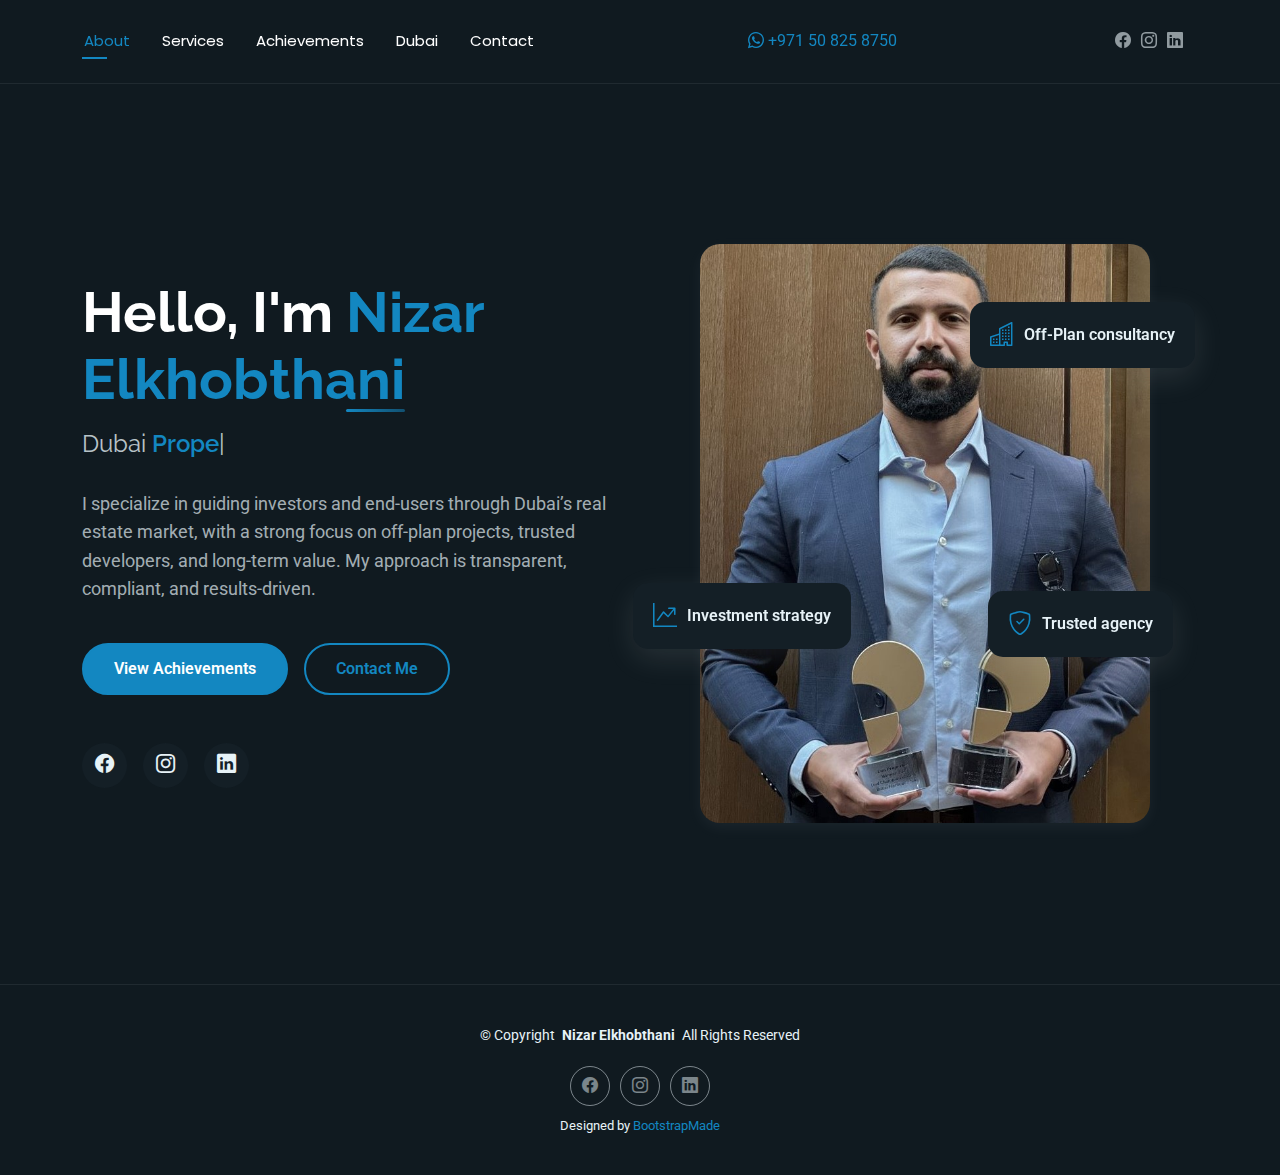
<file: index.html>
<!DOCTYPE html>
<html lang="en">

<head>
  <meta charset="utf-8">
  <meta content="width=device-width, initial-scale=1.0" name="viewport">
  <title>Nizar Elkhobthani Property Consultant</title>
  <meta name="description" content="Dubai property consultant specializing in off-plan investments and strategic real estate opportunities. RERA-certified guidance for investors and end-users.">
  <meta name="keywords" content="Dubai property consultant, Dubai real estate, off-plan properties Dubai, real estate investment Dubai, RERA certified agent, Dubai property advisor">

  <!-- Favicons -->
  <link href="assets/img/favicon.png" rel="icon">
  <link href="assets/img/apple-touch-icon.png" rel="apple-touch-icon">

  <!-- Fonts -->
  <link href="https://fonts.googleapis.com" rel="preconnect">
  <link href="https://fonts.gstatic.com" rel="preconnect" crossorigin>
  <link href="https://fonts.googleapis.com/css2?family=Roboto:ital,wght@0,100;0,300;0,400;0,500;0,700;0,900;1,100;1,300;1,400;1,500;1,700;1,900&family=Poppins:ital,wght@0,100;0,200;0,300;0,400;0,500;0,600;0,700;0,800;0,900;1,100;1,200;1,300;1,400;1,500;1,600;1,700;1,800;1,900&family=Raleway:ital,wght@0,100;0,200;0,300;0,400;0,500;0,600;0,700;0,800;0,900;1,100;1,200;1,300;1,400;1,500;1,600;1,700;1,800;1,900&display=swap" rel="stylesheet">

  <!-- Vendor CSS Files -->
  <link href="assets/vendor/bootstrap/css/bootstrap.min.css" rel="stylesheet">
  <link href="assets/vendor/bootstrap-icons/bootstrap-icons.css" rel="stylesheet">
  <link href="assets/vendor/aos/aos.css" rel="stylesheet">
  <link href="assets/vendor/swiper/swiper-bundle.min.css" rel="stylesheet">
  <link href="assets/vendor/glightbox/css/glightbox.min.css" rel="stylesheet">

  <!-- Main CSS File -->
  <link href="assets/css/main.css" rel="stylesheet">

 </head>

<body class="index-page">

  <header id="header" class="header d-flex align-items-center light-background sticky-top">
    <div class="container position-relative d-flex align-items-center justify-content-between">

      <!-- <a href="index.html" class="logo d-flex align-items-center me-auto me-xl-0">
      <img src="assets/img/logo.webp" alt="">
      <h1 class="sitename">FolioOne</h1> 
    </a> -->

      <nav id="navmenu" class="navmenu">
        <ul>
          <li><a href="index.html" class="active">About</a></li>
          <li><a href="services.html">Services</a></li>
          <li><a href="portfolio.html">Achievements</a></li>
          <li><a href="dubai.html">Dubai</a></li>
          <li><a href="contact.html">Contact</a></li>
        </ul>
        <i class="mobile-nav-toggle d-xl-none bi bi-list"></i>
      </nav>
      <a class="btn-whatsapp" href="https://wa.me/971508258750" target="_blank">
        <i class="bi bi-whatsapp"></i> +971 50 825 8750
      </a>

      <div class="header-social-links">
        <a href="https://www.facebook.com/nizar.khabthani.7" target="_blank" class="facebook"><i class="bi bi-facebook"></i></a>
        <a href="https://www.instagram.com/nizar_realtor/" target="_blank" class="instagram"><i class="bi bi-instagram"></i></a>
        <a href="https://www.linkedin.com/in/nizar-elkhobthani/" target="_blank" class="linkedin"><i class="bi bi-linkedin"></i></a>
      </div>

    </div>
  </header>

  <main class="main">

    <!-- Hero Section -->
    <section id="hero" class="hero section">

      <div class="container" data-aos="fade-up" data-aos-delay="100">

        <div class="row gy-4 align-items-center">
          <div class="col-lg-6 order-2 order-lg-1">
            <div class="hero-content">
              <h1 data-aos="fade-up" data-aos-delay="200">Hello, I'm <span class="highlight">Nizar Elkhobthani</span></h1>
              <h2 data-aos="fade-up" data-aos-delay="300">Dubai <span class="typed" data-typed-items="Property Consultant, Real Estate Advisor, Off-Plan Investment Specialist"></span></h2>
              <p data-aos="fade-up" data-aos-delay="400">  I specialize in guiding investors and end-users through Dubai’s real estate market, with a strong focus on off-plan projects, trusted developers, and long-term value. My approach is transparent, compliant, and results-driven.</p>
              <div class="hero-actions" data-aos="fade-up" data-aos-delay="500">
                <a href="portfolio.html" class="btn btn-primary">View Achievements</a>
                <a href="contact.html" class="btn btn-outline">Contact Me</a>
              </div>
              <div class="social-links" data-aos="fade-up" data-aos-delay="600">
                <a href="https://www.facebook.com/nizar.khabthani.7" target="_blank"><i class="bi bi-facebook"></i></a>
                <a href="https://www.instagram.com/nizar_realtor/" target="_blank"><i class="bi bi-instagram"></i></a>
                <a href="https://www.linkedin.com/in/nizar-elkhobthani/" target="_blank"><i class="bi bi-linkedin"></i></a>
              </div>
            </div>
          </div>
          <div class="col-lg-6 order-1 order-lg-2">
            <div class="hero-image" data-aos="zoom-in" data-aos-delay="300">
              <div class="image-wrapper">
                <img src="assets/img/profile/IMG_2250copy2.jpg" alt="Sarah Mitchell" class="img-fluid">
                <div class="floating-elements">
                  <div class="floating-card design" data-aos="fade-left" data-aos-delay="700">
                    <i class="bi bi-buildings"></i>
                    <span>Off-Plan consultancy</span>
                  </div>
                  <div class="floating-card code" data-aos="fade-right" data-aos-delay="800">
                    <i class="bi bi-graph-up-arrow"></i>
                    <span>Investment strategy</span>
                  </div>
                  <div class="floating-card creativity" data-aos="fade-up" data-aos-delay="900">
                    <i class="bi bi-shield-check"></i>
                    <span>Trusted agency</span>
                  </div>
                </div>
              </div>
            </div>
          </div>
        </div>

      </div>

    </section><!-- /Hero Section -->

  </main>

  <footer id="footer" class="footer">

    <div class="container">
      <div class="copyright text-center ">
        <p>© <span>Copyright</span> <strong class="px-1 sitename">Nizar Elkhobthani</strong> <span>All Rights Reserved<br></span></p>
      </div>
      <div class="social-links d-flex justify-content-center">
        <a href="https://www.facebook.com/nizar.khabthani.7" target="_blank"><i class="bi bi-facebook"></i></a>
        <a href="https://www.instagram.com/nizar_realtor/" target="_blank"><i class="bi bi-instagram"></i></a>
        <a href="https://www.linkedin.com/in/nizar-elkhobthani/" target="_blank"><i class="bi bi-linkedin"></i></a>
      </div>
      <div class="credits">
        <!-- All the links in the footer should remain intact. -->
        <!-- You can delete the links only if you've purchased the pro version. -->
        <!-- Licensing information: https://bootstrapmade.com/license/ -->
        <!-- Purchase the pro version with working PHP/AJAX contact form: [buy-url] -->
        Designed by <a href="https://bootstrapmade.com/">BootstrapMade</a>
      </div>
    </div>

  </footer>

  <!-- Scroll Top -->
  <a href="#" id="scroll-top" class="scroll-top d-flex align-items-center justify-content-center"><i class="bi bi-arrow-up-short"></i></a>

  <!-- Preloader -->
  <div id="preloader"></div>

  <!-- Vendor JS Files -->
  <script src="assets/vendor/bootstrap/js/bootstrap.bundle.min.js"></script>
  <script src="assets/vendor/php-email-form/validate.js"></script>
  <script src="assets/vendor/aos/aos.js"></script>
  <script src="assets/vendor/typed.js/typed.umd.js"></script>
  <script src="assets/vendor/waypoints/noframework.waypoints.js"></script>
  <script src="assets/vendor/purecounter/purecounter_vanilla.js"></script>
  <script src="assets/vendor/swiper/swiper-bundle.min.js"></script>
  <script src="assets/vendor/imagesloaded/imagesloaded.pkgd.min.js"></script>
  <script src="assets/vendor/isotope-layout/isotope.pkgd.min.js"></script>
  <script src="assets/vendor/glightbox/js/glightbox.min.js"></script>

  <!-- Main JS File -->
  <script src="assets/js/main.js"></script>

</body>

</html>
</file>
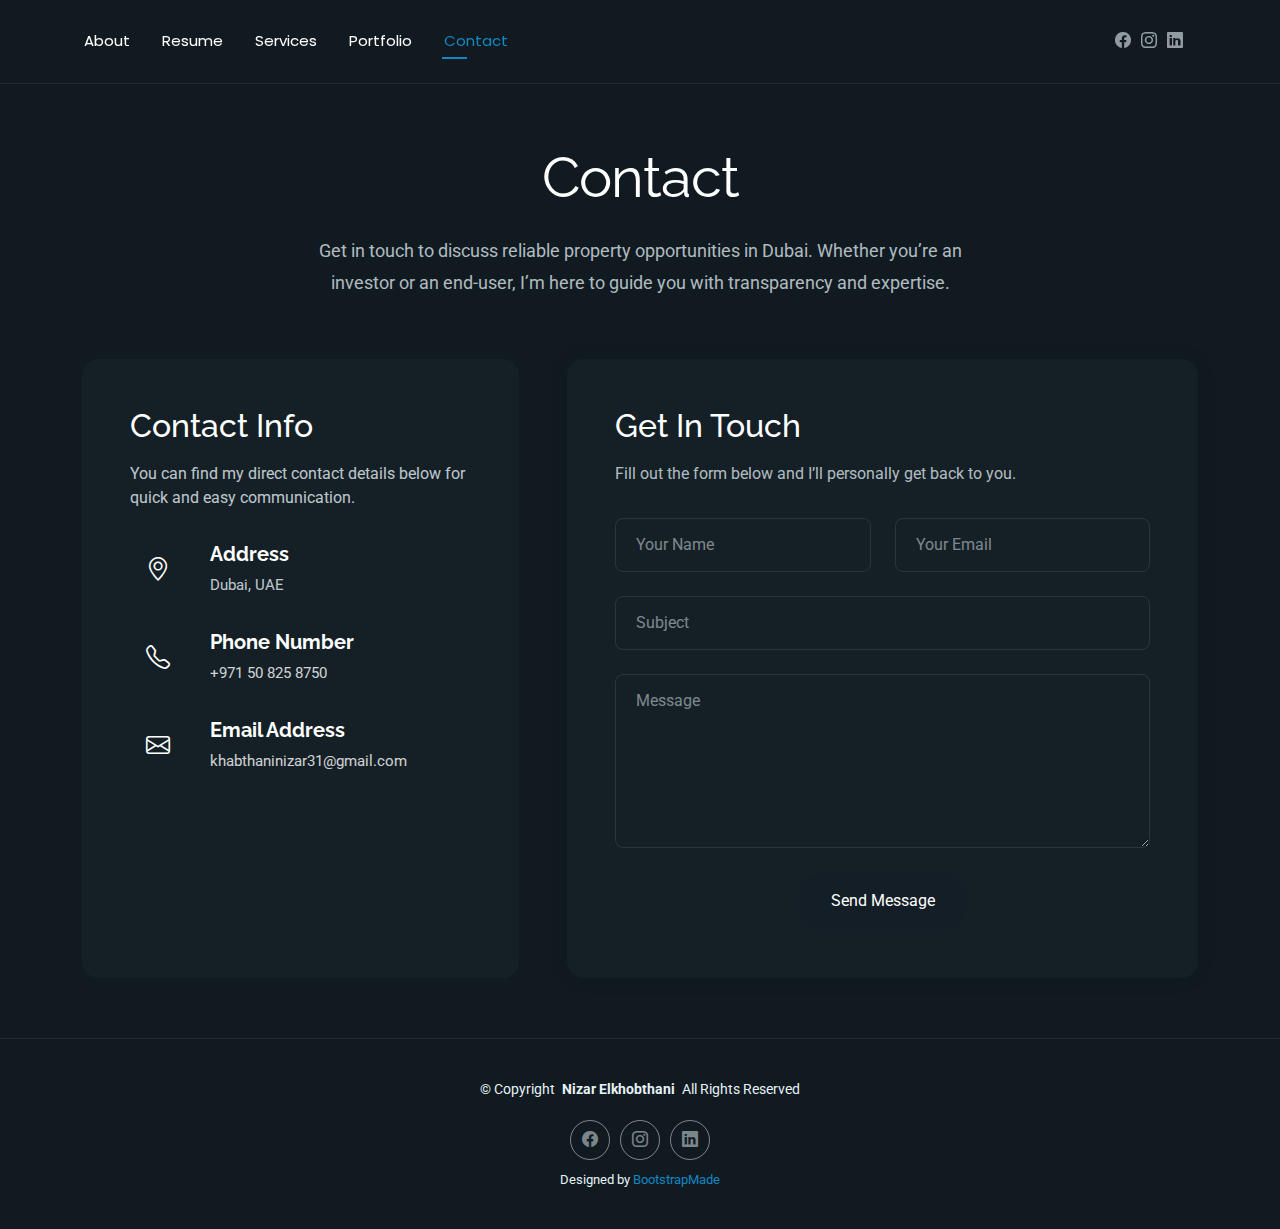
<file: contact.html>
<!DOCTYPE html>
<html lang="en">

<head>
  <meta charset="utf-8">
  <meta content="width=device-width, initial-scale=1.0" name="viewport">
  <title>Contact - Nizar Elkhobthani</title>
  <meta name="description" content="Contact Nizar Elkhobthani, a Dubai property consultant specializing in off-plan properties and real estate investment opportunities.">
  <meta name="keywords" content="Dubai property consultant, Dubai real estate, off-plan properties Dubai, real estate investment Dubai, RERA certified agent, Dubai property advisor">

  <!-- Favicons -->
  <link href="assets/img/favicon.png" rel="icon">
  <link href="assets/img/apple-touch-icon.png" rel="apple-touch-icon">

  <!-- Fonts -->
  <link href="https://fonts.googleapis.com" rel="preconnect">
  <link href="https://fonts.gstatic.com" rel="preconnect" crossorigin>
  <link href="https://fonts.googleapis.com/css2?family=Roboto:ital,wght@0,100;0,300;0,400;0,500;0,700;0,900;1,100;1,300;1,400;1,500;1,700;1,900&family=Poppins:ital,wght@0,100;0,200;0,300;0,400;0,500;0,600;0,700;0,800;0,900;1,100;1,200;1,300;1,400;1,500;1,600;1,700;1,800;1,900&family=Raleway:ital,wght@0,100;0,200;0,300;0,400;0,500;0,600;0,700;0,800;0,900;1,100;1,200;1,300;1,400;1,500;1,600;1,700;1,800;1,900&display=swap" rel="stylesheet">

  <!-- Vendor CSS Files -->
  <link href="assets/vendor/bootstrap/css/bootstrap.min.css" rel="stylesheet">
  <link href="assets/vendor/bootstrap-icons/bootstrap-icons.css" rel="stylesheet">
  <link href="assets/vendor/aos/aos.css" rel="stylesheet">
  <link href="assets/vendor/swiper/swiper-bundle.min.css" rel="stylesheet">
  <link href="assets/vendor/glightbox/css/glightbox.min.css" rel="stylesheet">

  <!-- Main CSS File -->
  <link href="assets/css/main.css" rel="stylesheet">

  </head>

<body class="contact-page">

  <header id="header" class="header d-flex align-items-center light-background sticky-top">
    <div class="container position-relative d-flex align-items-center justify-content-between">

      <!-- <a href="index.html" class="logo d-flex align-items-center me-auto me-xl-0">
      <img src="assets/img/logo.webp" alt="">
      <h1 class="sitename">FolioOne</h1> 
    </a> -->

      <nav id="navmenu" class="navmenu">
        <ul>
          <li><a href="index.html">About</a></li>
          <li><a href="resume.html">Resume</a></li>
          <li><a href="services.html">Services</a></li>
          <li><a href="portfolio.html">Portfolio</a></li>
          
          <li><a href="contact.html" class="active">Contact</a></li>
        </ul>
        <i class="mobile-nav-toggle d-xl-none bi bi-list"></i>
      </nav>

      <div class="header-social-links">
        <a href="https://www.facebook.com/nizar.khabthani.7" target="_blank" class="facebook"><i class="bi bi-facebook"></i></a>
        <a href="https://www.instagram.com/nizar_realtor/" target="_blank" class="instagram"><i class="bi bi-instagram"></i></a>
        <a href="https://www.linkedin.com/in/nizar-elkhobthani/" target="_blank" class="linkedin"><i class="bi bi-linkedin"></i></a>
      </div>

    </div>
  </header>

  <main class="main">

    <!-- Contact Section -->
    <section id="contact" class="contact section">

      <!-- Section Title -->
      <div class="container section-title" data-aos="fade-up">
        <h2>Contact</h2>
        <p>Get in touch to discuss reliable property opportunities in Dubai. Whether you’re an investor or an end-user, I’m here to guide you with transparency and expertise.</p>
      </div><!-- End Section Title -->

      <div class="container" data-aos="fade-up" data-aos-delay="100">

        <div class="row g-4 g-lg-5">
          <div class="col-lg-5">
            <div class="info-box" data-aos="fade-up" data-aos-delay="200">
              <h3>Contact Info</h3>
              <p>You can find my direct contact details below for quick and easy communication.</p>

              <div class="info-item" data-aos="fade-up" data-aos-delay="300">
                <div class="icon-box">
                  <i class="bi bi-geo-alt"></i>
                </div>
                <div class="content">
                  <h4>Address</h4>
                  <p>Dubai, UAE</p>
                </div>
              </div>

              <div class="info-item" data-aos="fade-up" data-aos-delay="400">
                <div class="icon-box">
                  <i class="bi bi-telephone"></i>
                </div>
                <div class="content">
                  <h4>Phone Number</h4>
                  <p><a href="https://wa.me/971508258750" target="_blank">+971 50 825 8750</a></p>
                </div>
              </div>

              <div class="info-item" data-aos="fade-up" data-aos-delay="500">
                <div class="icon-box">
                  <i class="bi bi-envelope"></i>
                </div>
                <div class="content">
                  <h4>Email Address</h4>
                  <p><a href="https://mail.google.com/mail/?view=cm&fs=1&to=khabthaninizar31@gmail.com" target="_blank">khabthaninizar31@gmail.com</a></p>
                </div>
              </div>
            </div>
          </div>

          <div class="col-lg-7">
            <div class="contact-form" data-aos="fade-up" data-aos-delay="300">
              <h3>Get In Touch</h3>
              <p>Fill out the form below and I’ll personally get back to you.</p>

              <form action="forms/contact.php" method="post" class="php-email-form" data-aos="fade-up" data-aos-delay="200">
                <div class="row gy-4">

                  <div class="col-md-6">
                    <input type="text" name="name" class="form-control" placeholder="Your Name" required="">
                  </div>

                  <div class="col-md-6 ">
                    <input type="email" class="form-control" name="email" placeholder="Your Email" required="">
                  </div>

                  <div class="col-12">
                    <input type="text" class="form-control" name="subject" placeholder="Subject" required="">
                  </div>

                  <div class="col-12">
                    <textarea class="form-control" name="message" rows="6" placeholder="Message" required=""></textarea>
                  </div>

                  <div class="col-12 text-center">
                    <div class="loading">Loading</div>
                    <div class="error-message"></div>
                    <div class="sent-message">Your message has been sent. Thank you!</div>

                    <button type="submit" class="btn">Send Message</button>
                  </div>

                </div>
              </form>

            </div>
          </div>

        </div>

      </div>

    </section><!-- /Contact Section -->

  </main>

  <footer id="footer" class="footer">

    <div class="container">
      <div class="copyright text-center ">
        <p>© <span>Copyright</span> <strong class="px-1 sitename">Nizar Elkhobthani</strong> <span>All Rights Reserved<br></span></p>
      </div>
      <div class="social-links d-flex justify-content-center">
        <a href="https://www.facebook.com/nizar.khabthani.7" target="_blank"><i class="bi bi-facebook"></i></a>
        <a href="https://www.instagram.com/nizar_realtor/" target="_blank"><i class="bi bi-instagram"></i></a>
        <a href="https://www.linkedin.com/in/nizar-elkhobthani/" target="_blank"><i class="bi bi-linkedin"></i></a>
      </div>
      <div class="credits">
        <!-- All the links in the footer should remain intact. -->
        <!-- You can delete the links only if you've purchased the pro version. -->
        <!-- Licensing information: https://bootstrapmade.com/license/ -->
        <!-- Purchase the pro version with working PHP/AJAX contact form: [buy-url] -->
        Designed by <a href="https://bootstrapmade.com/">BootstrapMade</a>
      </div>
    </div>

  </footer>

  <!-- Scroll Top -->
  <a href="#" id="scroll-top" class="scroll-top d-flex align-items-center justify-content-center"><i class="bi bi-arrow-up-short"></i></a>

  <!-- Preloader -->
  <div id="preloader"></div>

  <!-- Vendor JS Files -->
  <script src="assets/vendor/bootstrap/js/bootstrap.bundle.min.js"></script>
  <script src="assets/vendor/php-email-form/validate.js"></script>
  <script src="assets/vendor/aos/aos.js"></script>
  <script src="assets/vendor/typed.js/typed.umd.js"></script>
  <script src="assets/vendor/waypoints/noframework.waypoints.js"></script>
  <script src="assets/vendor/purecounter/purecounter_vanilla.js"></script>
  <script src="assets/vendor/swiper/swiper-bundle.min.js"></script>
  <script src="assets/vendor/imagesloaded/imagesloaded.pkgd.min.js"></script>
  <script src="assets/vendor/isotope-layout/isotope.pkgd.min.js"></script>
  <script src="assets/vendor/glightbox/js/glightbox.min.js"></script>

  <!-- Main JS File -->
  <script src="assets/js/main.js"></script>

</body>

</html>
</file>
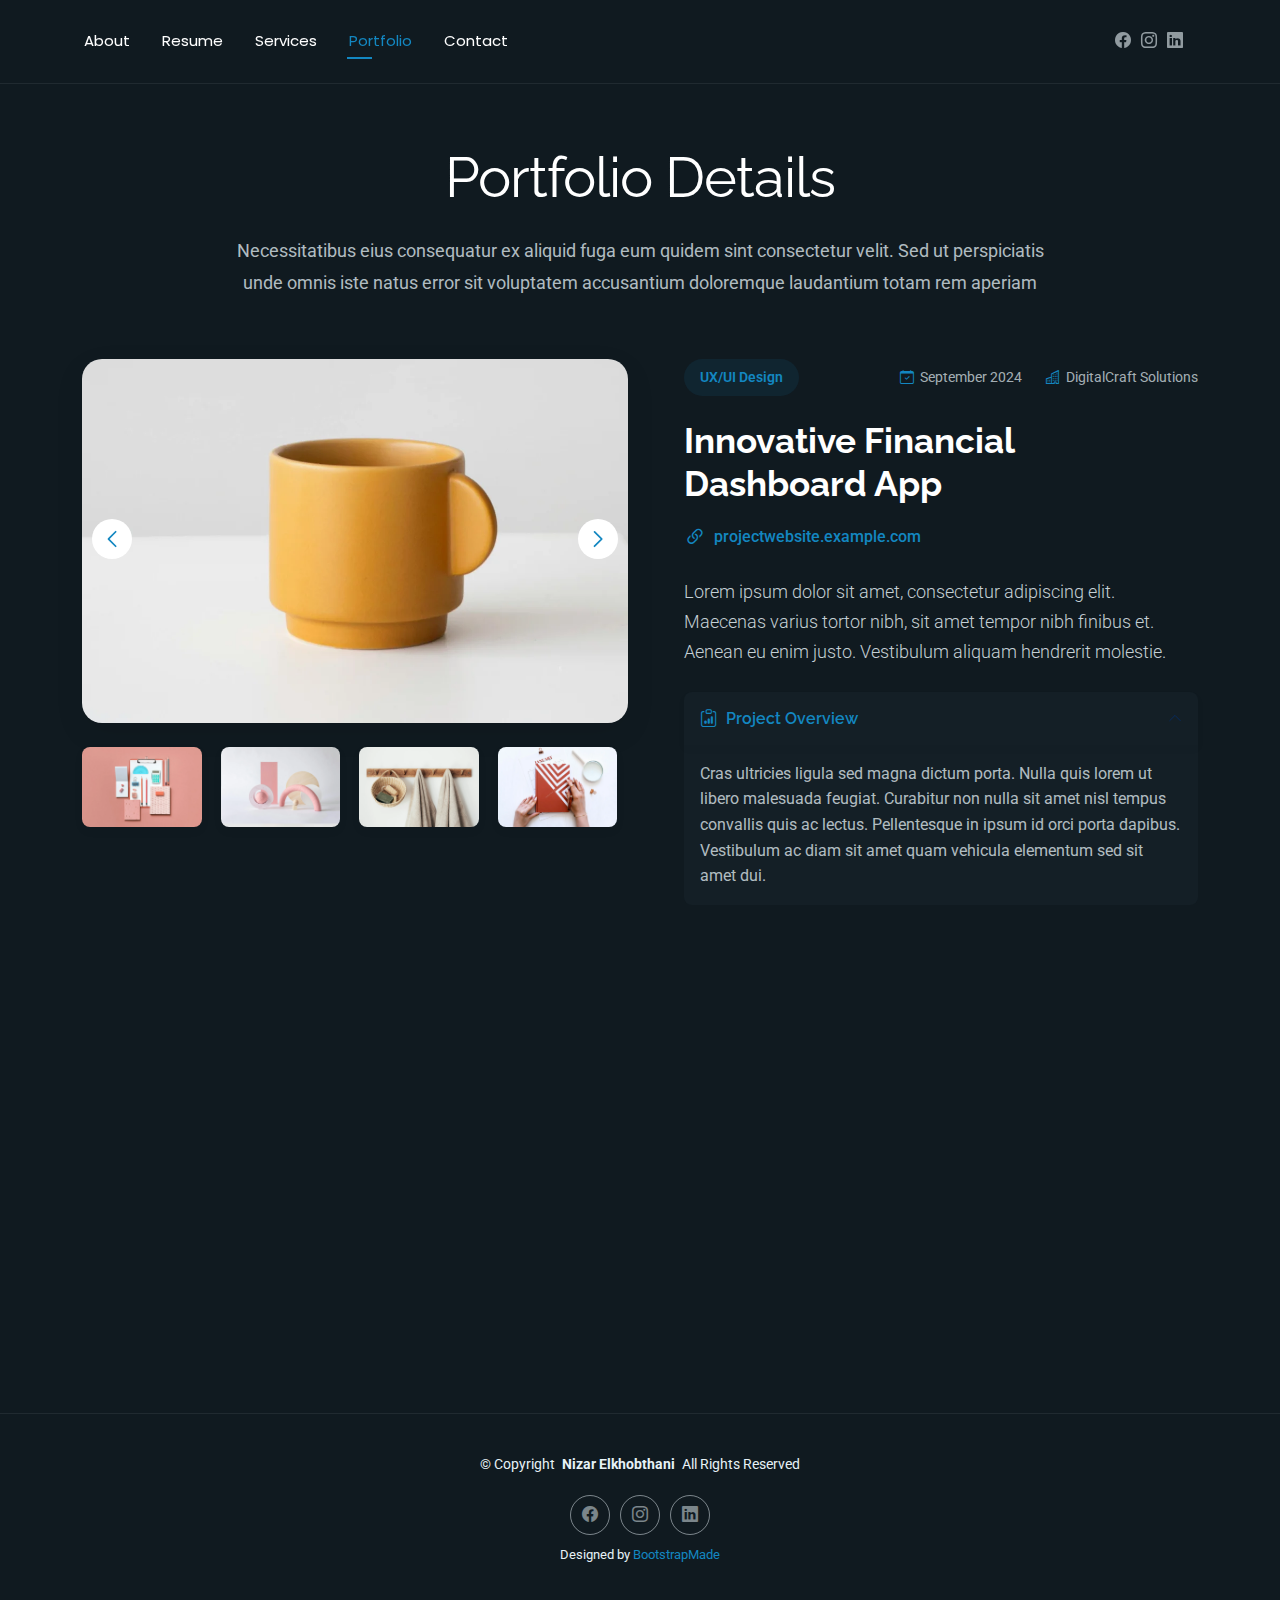
<file: portfolio-details.html>
<!DOCTYPE html>
<html lang="en">

<head>
  <meta charset="utf-8">
  <meta content="width=device-width, initial-scale=1.0" name="viewport">
  <title>Portfolio Details - Nizar Elkhobthani</title>
  <meta name="description" content="Explore my real estate portfolio in Dubai, featuring off-plan properties, investment opportunities, and trusted developer partnerships.">
  <meta name="keywords" content="Dubai property consultant, Dubai real estate, off-plan properties Dubai, real estate investment Dubai, RERA certified agent, Dubai property advisor">

  <!-- Favicons -->
  <link href="assets/img/favicon.png" rel="icon">
  <link href="assets/img/apple-touch-icon.png" rel="apple-touch-icon">

  <!-- Fonts -->
  <link href="https://fonts.googleapis.com" rel="preconnect">
  <link href="https://fonts.gstatic.com" rel="preconnect" crossorigin>
  <link href="https://fonts.googleapis.com/css2?family=Roboto:ital,wght@0,100;0,300;0,400;0,500;0,700;0,900;1,100;1,300;1,400;1,500;1,700;1,900&family=Poppins:ital,wght@0,100;0,200;0,300;0,400;0,500;0,600;0,700;0,800;0,900;1,100;1,200;1,300;1,400;1,500;1,600;1,700;1,800;1,900&family=Raleway:ital,wght@0,100;0,200;0,300;0,400;0,500;0,600;0,700;0,800;0,900;1,100;1,200;1,300;1,400;1,500;1,600;1,700;1,800;1,900&display=swap" rel="stylesheet">

  <!-- Vendor CSS Files -->
  <link href="assets/vendor/bootstrap/css/bootstrap.min.css" rel="stylesheet">
  <link href="assets/vendor/bootstrap-icons/bootstrap-icons.css" rel="stylesheet">
  <link href="assets/vendor/aos/aos.css" rel="stylesheet">
  <link href="assets/vendor/swiper/swiper-bundle.min.css" rel="stylesheet">
  <link href="assets/vendor/glightbox/css/glightbox.min.css" rel="stylesheet">

  <!-- Main CSS File -->
  <link href="assets/css/main.css" rel="stylesheet">

  <!-- =======================================================
  * Template Name: FolioOne
  * Template URL: https://bootstrapmade.com/folioone-bootstrap-portfolio-website-template/
  * Updated: Aug 23 2025 with Bootstrap v5.3.7
  * Author: BootstrapMade.com
  * License: https://bootstrapmade.com/license/
  ======================================================== -->
</head>

<body class="portfolio-details-page">

  <header id="header" class="header d-flex align-items-center light-background sticky-top">
    <div class="container position-relative d-flex align-items-center justify-content-between">

      <!-- <a href="index.html" class="logo d-flex align-items-center me-auto me-xl-0">
      <img src="assets/img/logo.webp" alt="">
      <h1 class="sitename">FolioOne</h1> 
    </a> -->

      <nav id="navmenu" class="navmenu">
        <ul>
          <li><a href="index.html">About</a></li>
          <li><a href="resume.html">Resume</a></li>
          <li><a href="services.html">Services</a></li>
          <li><a href="portfolio.html" class="active">Portfolio</a></li>
          <li><a href="contact.html">Contact</a></li>
        </ul>
        <i class="mobile-nav-toggle d-xl-none bi bi-list"></i>
      </nav>

      <div class="header-social-links">
        <a href="https://www.facebook.com/nizar.khabthani.7" target="_blank" class="facebook"><i class="bi bi-facebook"></i></a>
        <a href="https://www.instagram.com/nizar_realtor/" target="_blank" class="instagram"><i class="bi bi-instagram"></i></a>
        <a href="https://www.linkedin.com/in/nizar-elkhobthani/" target="_blank" class="linkedin"><i class="bi bi-linkedin"></i></a>
      </div>

    </div>
  </header>

  <main class="main">

    <!-- Portfolio Details Section -->
    <section id="portfolio-details" class="portfolio-details section">

      <!-- Section Title -->
      <div class="container section-title" data-aos="fade-up">
        <h2>Portfolio Details</h2>
        <p>Necessitatibus eius consequatur ex aliquid fuga eum quidem sint consectetur velit. Sed ut perspiciatis unde omnis iste natus error sit voluptatem accusantium doloremque laudantium totam rem aperiam</p>
      </div><!-- End Section Title -->

      <div class="container" data-aos="fade-up" data-aos-delay="100">

        <div class="row gy-4">
          <div class="col-lg-6" data-aos="fade-right">
            <div class="portfolio-details-media">
              <div class="main-image">
                <div class="portfolio-details-slider swiper init-swiper" data-aos="zoom-in">
                  <script type="application/json" class="swiper-config">
                    {
                      "loop": true,
                      "speed": 1000,
                      "autoplay": {
                        "delay": 6000
                      },
                      "effect": "creative",
                      "creativeEffect": {
                        "prev": {
                          "shadow": true,
                          "translate": [0, 0, -400]
                        },
                        "next": {
                          "translate": ["100%", 0, 0]
                        }
                      },
                      "slidesPerView": 1,
                      "navigation": {
                        "nextEl": ".swiper-button-next",
                        "prevEl": ".swiper-button-prev"
                      }
                    }
                  </script>
                  <div class="swiper-wrapper">
                    <div class="swiper-slide">
                      <img src="assets/img/portfolio/portfolio-5.webp" alt="Portfolio Image" class="img-fluid">
                    </div>
                    <div class="swiper-slide">
                      <img src="assets/img/portfolio/portfolio-7.webp" alt="Portfolio Image" class="img-fluid">
                    </div>
                    <div class="swiper-slide">
                      <img src="assets/img/portfolio/portfolio-8.webp" alt="Portfolio Image" class="img-fluid">
                    </div>
                  </div>
                  <div class="swiper-button-prev"></div>
                  <div class="swiper-button-next"></div>
                </div>
              </div>

              <div class="thumbnail-grid" data-aos="fade-up" data-aos-delay="200">
                <div class="row g-2 mt-3">
                  <div class="col-3">
                    <img src="assets/img/portfolio/portfolio-4.webp" alt="Gallery Image" class="img-fluid glightbox">
                  </div>
                  <div class="col-3">
                    <img src="assets/img/portfolio/portfolio-6.webp" alt="Gallery Image" class="img-fluid glightbox">
                  </div>
                  <div class="col-3">
                    <img src="assets/img/portfolio/portfolio-11.webp" alt="Gallery Image" class="img-fluid glightbox">
                  </div>
                  <div class="col-3">
                    <img src="assets/img/portfolio/portfolio-12.webp" alt="Gallery Image" class="img-fluid glightbox">
                  </div>
                </div>
              </div>

              <div class="tech-stack-badges" data-aos="fade-up" data-aos-delay="300">
                <span>Angular</span>
                <span>Express.js</span>
                <span>PostgreSQL</span>
                <span>GraphQL</span>
                <span>Firebase</span>
              </div>
            </div>
          </div>

          <div class="col-lg-6" data-aos="fade-left">
            <div class="portfolio-details-content">
              <div class="project-meta">
                <div class="badge-wrapper">
                  <span class="project-badge">UX/UI Design</span>
                </div>
                <div class="date-client">
                  <div class="meta-item">
                    <i class="bi bi-calendar-check"></i>
                    <span>September 2024</span>
                  </div>
                  <div class="meta-item">
                    <i class="bi bi-buildings"></i>
                    <span>DigitalCraft Solutions</span>
                  </div>
                </div>
              </div>

              <h2 class="project-title">Innovative Financial Dashboard App</h2>

              <div class="project-website">
                <i class="bi bi-link-45deg"></i>
                <a href="#" target="_blank">projectwebsite.example.com</a>
              </div>

              <div class="project-overview">
                <p class="lead">
                  Lorem ipsum dolor sit amet, consectetur adipiscing elit. Maecenas varius tortor nibh, sit amet tempor nibh finibus et. Aenean eu enim justo. Vestibulum aliquam hendrerit molestie.
                </p>

                <div class="accordion project-accordion" id="portfolio-details-projectAccordion">
                  <div class="accordion-item" data-aos="fade-up">
                    <h2 class="accordion-header">
                      <button class="accordion-button" type="button" data-bs-toggle="collapse" data-bs-target="#portfolio-details-collapse-1" aria-expanded="true" aria-controls="collapseOne">
                        <i class="bi bi-clipboard-data me-2"></i> Project Overview
                      </button>
                    </h2>
                    <div id="portfolio-details-collapse-1" class="accordion-collapse collapse show" data-bs-parent="#portfolio-details-projectAccordion">
                      <div class="accordion-body">
                        <p>Cras ultricies ligula sed magna dictum porta. Nulla quis lorem ut libero malesuada feugiat. Curabitur non nulla sit amet nisl tempus convallis quis ac lectus. Pellentesque in ipsum id orci porta dapibus. Vestibulum ac diam sit amet quam vehicula elementum sed sit amet dui.</p>
                      </div>
                    </div>
                  </div>

                  <div class="accordion-item" data-aos="fade-up" data-aos-delay="100">
                    <h2 class="accordion-header">
                      <button class="accordion-button collapsed" type="button" data-bs-toggle="collapse" data-bs-target="#portfolio-details-collapse-2" aria-expanded="false" aria-controls="collapseTwo">
                        <i class="bi bi-exclamation-diamond me-2"></i> The Challenge
                      </button>
                    </h2>
                    <div id="portfolio-details-collapse-2" class="accordion-collapse collapse" data-bs-parent="#portfolio-details-projectAccordion">
                      <div class="accordion-body">
                        <p>Mauris blandit aliquet elit, eget tincidunt nibh pulvinar a. Vivamus suscipit tortor eget felis porttitor volutpat. Curabitur aliquet quam id dui posuere blandit. Praesent sapien massa, convallis a pellentesque nec, egestas non nisi. Sed porttitor lectus nibh.</p>
                      </div>
                    </div>
                  </div>

                  <div class="accordion-item" data-aos="fade-up" data-aos-delay="200">
                    <h2 class="accordion-header">
                      <button class="accordion-button collapsed" type="button" data-bs-toggle="collapse" data-bs-target="#portfolio-details-collapse-3" aria-expanded="false" aria-controls="collapseThree">
                        <i class="bi bi-award me-2"></i> The Solution
                      </button>
                    </h2>
                    <div id="portfolio-details-collapse-3" class="accordion-collapse collapse" data-bs-parent="#portfolio-details-projectAccordion">
                      <div class="accordion-body">
                        <p>Donec sollicitudin molestie malesuada. Curabitur arcu erat, accumsan id imperdiet et, porttitor at sem. Vestibulum ante ipsum primis in faucibus orci luctus et ultrices posuere cubilia Curae; Donec velit neque, auctor sit amet aliquam vel, ullamcorper sit amet ligula.</p>
                      </div>
                    </div>
                  </div>
                </div>
              </div>

              <div class="project-features" data-aos="fade-up" data-aos-delay="300">
                <h3><i class="bi bi-stars"></i> Key Features</h3>
                <div class="row g-3">
                  <div class="col-md-6">
                    <ul class="feature-list">
                      <li><i class="bi bi-check2-circle"></i> Real-time Data Visualization</li>
                      <li><i class="bi bi-check2-circle"></i> User Role Management</li>
                      <li><i class="bi bi-check2-circle"></i> Secure Authentication</li>
                    </ul>
                  </div>
                  <div class="col-md-6">
                    <ul class="feature-list">
                      <li><i class="bi bi-check2-circle"></i> Customizable Dashboards</li>
                      <li><i class="bi bi-check2-circle"></i> Data Export Options</li>
                      <li><i class="bi bi-check2-circle"></i> Multi-device Support</li>
                    </ul>
                  </div>
                </div>
              </div>

              <div class="cta-buttons" data-aos="fade-up" data-aos-delay="400">
                <a href="#" class="btn-view-project">View Live Project</a>
                <a href="#" class="btn-next-project">Next Project <i class="bi bi-arrow-right"></i></a>
              </div>
            </div>
          </div>
        </div>

      </div>

    </section><!-- /Portfolio Details Section -->

  </main>

  <footer id="footer" class="footer">

    <div class="container">
      <div class="copyright text-center ">
        <p>© <span>Copyright</span> <strong class="px-1 sitename">Nizar Elkhobthani</strong> <span>All Rights Reserved<br></span></p>
      </div>
      <div class="social-links d-flex justify-content-center">
        <a href="https://www.facebook.com/nizar.khabthani.7" target="_blank" class="facebook"><i class="bi bi-facebook"></i></a>
        <a href="https://www.instagram.com/nizar_realtor/" target="_blank" class="instagram"><i class="bi bi-instagram"></i></a>
        <a href="https://www.linkedin.com/in/nizar-elkhobthani/" target="_blank" class="linkedin"><i class="bi bi-linkedin"></i></a>
      </div>
      <div class="credits">
        <!-- All the links in the footer should remain intact. -->
        <!-- You can delete the links only if you've purchased the pro version. -->
        <!-- Licensing information: https://bootstrapmade.com/license/ -->
        <!-- Purchase the pro version with working PHP/AJAX contact form: [buy-url] -->
        Designed by <a href="https://bootstrapmade.com/">BootstrapMade</a>
      </div>
    </div>

  </footer>

  <!-- Scroll Top -->
  <a href="#" id="scroll-top" class="scroll-top d-flex align-items-center justify-content-center"><i class="bi bi-arrow-up-short"></i></a>

  <!-- Preloader -->
  <div id="preloader"></div>

  <!-- Vendor JS Files -->
  <script src="assets/vendor/bootstrap/js/bootstrap.bundle.min.js"></script>
  <script src="assets/vendor/php-email-form/validate.js"></script>
  <script src="assets/vendor/aos/aos.js"></script>
  <script src="assets/vendor/typed.js/typed.umd.js"></script>
  <script src="assets/vendor/waypoints/noframework.waypoints.js"></script>
  <script src="assets/vendor/purecounter/purecounter_vanilla.js"></script>
  <script src="assets/vendor/swiper/swiper-bundle.min.js"></script>
  <script src="assets/vendor/imagesloaded/imagesloaded.pkgd.min.js"></script>
  <script src="assets/vendor/isotope-layout/isotope.pkgd.min.js"></script>
  <script src="assets/vendor/glightbox/js/glightbox.min.js"></script>

  <!-- Main JS File -->
  <script src="assets/js/main.js"></script>

</body>

</html>
</file>
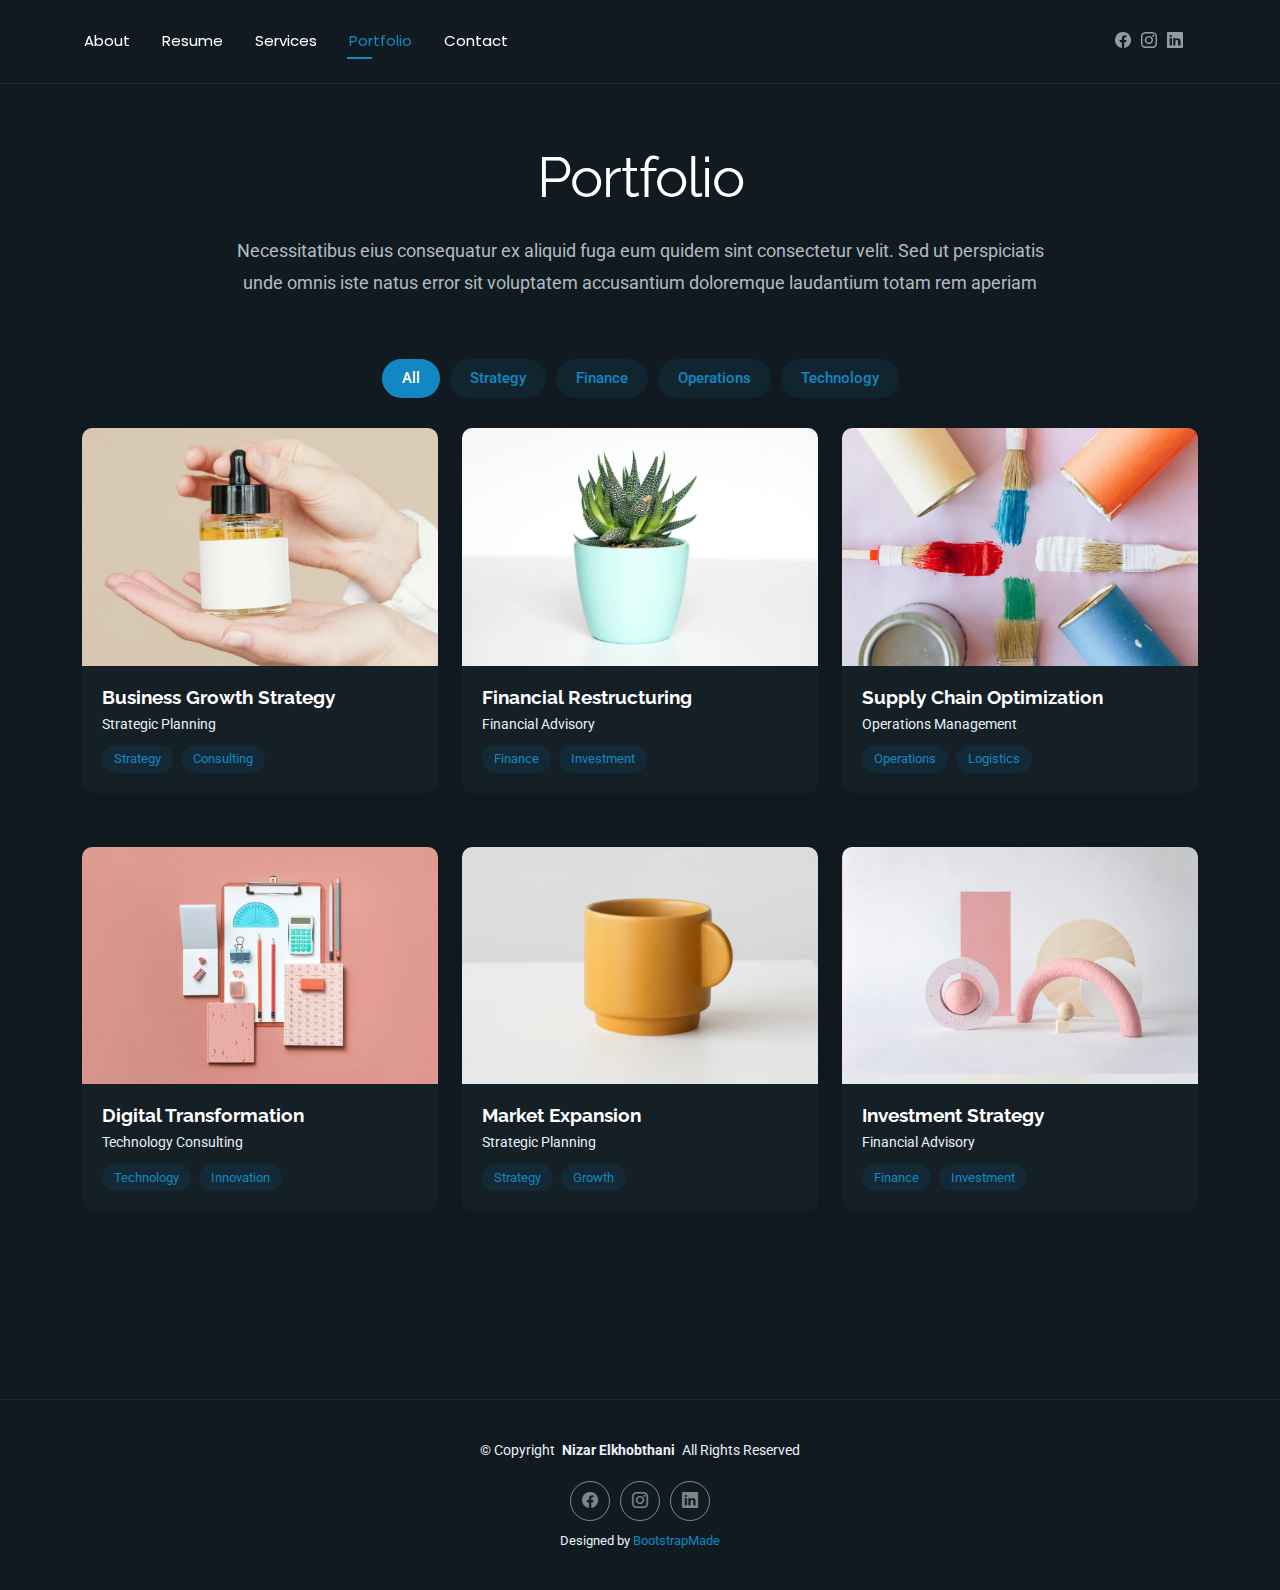
<file: portfolio.html>
<!DOCTYPE html>
<html lang="en">

<head>
  <meta charset="utf-8">
  <meta content="width=device-width, initial-scale=1.0" name="viewport">
  <title>Portfolio - Nizar Elkhobthani</title>
  <meta name="description" content="Explore my real estate portfolio in Dubai, featuring off-plan properties, investment opportunities, and trusted developer partnerships.">
  <meta name="keywords" content="Dubai property consultant, Dubai real estate, off-plan properties Dubai, real estate investment Dubai, RERA certified agent, Dubai property advisor">

  <!-- Favicons -->
  <link href="assets/img/favicon.png" rel="icon">
  <link href="assets/img/apple-touch-icon.png" rel="apple-touch-icon">

  <!-- Fonts -->
  <link href="https://fonts.googleapis.com" rel="preconnect">
  <link href="https://fonts.gstatic.com" rel="preconnect" crossorigin>
  <link href="https://fonts.googleapis.com/css2?family=Roboto:ital,wght@0,100;0,300;0,400;0,500;0,700;0,900;1,100;1,300;1,400;1,500;1,700;1,900&family=Poppins:ital,wght@0,100;0,200;0,300;0,400;0,500;0,600;0,700;0,800;0,900;1,100;1,200;1,300;1,400;1,500;1,600;1,700;1,800;1,900&family=Raleway:ital,wght@0,100;0,200;0,300;0,400;0,500;0,600;0,700;0,800;0,900;1,100;1,200;1,300;1,400;1,500;1,600;1,700;1,800;1,900&display=swap" rel="stylesheet">

  <!-- Vendor CSS Files -->
  <link href="assets/vendor/bootstrap/css/bootstrap.min.css" rel="stylesheet">
  <link href="assets/vendor/bootstrap-icons/bootstrap-icons.css" rel="stylesheet">
  <link href="assets/vendor/aos/aos.css" rel="stylesheet">
  <link href="assets/vendor/swiper/swiper-bundle.min.css" rel="stylesheet">
  <link href="assets/vendor/glightbox/css/glightbox.min.css" rel="stylesheet">

  <!-- Main CSS File -->
  <link href="assets/css/main.css" rel="stylesheet">

  <!-- =======================================================
  * Template Name: FolioOne
  * Template URL: https://bootstrapmade.com/folioone-bootstrap-portfolio-website-template/
  * Updated: Aug 23 2025 with Bootstrap v5.3.7
  * Author: BootstrapMade.com
  * License: https://bootstrapmade.com/license/
  ======================================================== -->
</head>

<body class="portfolio-page">

  <header id="header" class="header d-flex align-items-center light-background sticky-top">
    <div class="container position-relative d-flex align-items-center justify-content-between">

      <!-- <a href="index.html" class="logo d-flex align-items-center me-auto me-xl-0">
      <img src="assets/img/logo.webp" alt="">
      <h1 class="sitename">FolioOne</h1> 
    </a> -->

      <nav id="navmenu" class="navmenu">
        <ul>
          <li><a href="index.html">About</a></li>
          <li><a href="resume.html">Resume</a></li>
          <li><a href="services.html">Services</a></li>
          <li><a href="portfolio.html" class="active">Portfolio</a></li>
          <li><a href="contact.html">Contact</a></li>
        </ul>
        <i class="mobile-nav-toggle d-xl-none bi bi-list"></i>
      </nav>

      <div class="header-social-links">
        <a href="https://www.facebook.com/nizar.khabthani.7" target="_blank" class="facebook"><i class="bi bi-facebook"></i></a>
        <a href="https://www.instagram.com/nizar_realtor/" target="_blank" class="instagram"><i class="bi bi-instagram"></i></a>
        <a href="https://www.linkedin.com/in/nizar-elkhobthani/" target="_blank" class="linkedin"><i class="bi bi-linkedin"></i></a>
      </div>

    </div>
  </header>

  <main class="main">

    <!-- Portfolio Section -->
    <section id="portfolio" class="portfolio section">

      <!-- Section Title -->
      <div class="container section-title" data-aos="fade-up">
        <h2>Portfolio</h2>
        <p>Necessitatibus eius consequatur ex aliquid fuga eum quidem sint consectetur velit. Sed ut perspiciatis unde omnis iste natus error sit voluptatem accusantium doloremque laudantium totam rem aperiam</p>
      </div><!-- End Section Title -->

      <div class="container" data-aos="fade-up" data-aos-delay="100">

        <div class="isotope-layout" data-default-filter="*" data-layout="masonry" data-sort="original-order">
          <ul class="portfolio-filters isotope-filters" data-aos="fade-up" data-aos-delay="200">
            <li data-filter="*" class="filter-active">All</li>
            <li data-filter=".filter-strategy">Strategy</li>
            <li data-filter=".filter-finance">Finance</li>
            <li data-filter=".filter-operations">Operations</li>
            <li data-filter=".filter-technology">Technology</li>
          </ul><!-- End Portfolio Filters -->

          <div class="row gy-4 isotope-container" data-aos="fade-up" data-aos-delay="300">
            <div class="col-lg-4 col-md-6 portfolio-item isotope-item filter-strategy">
              <div class="portfolio-card">
                <div class="portfolio-img">
                  <img src="assets/img/portfolio/portfolio-1.webp" alt="Portfolio Item" class="img-fluid">
                  <div class="portfolio-overlay">
                    <a href="assets/img/portfolio/portfolio-1.webp" class="glightbox portfolio-lightbox"><i class="bi bi-plus"></i></a>
                    <a href="#" class="portfolio-details-link"><i class="bi bi-link"></i></a>
                  </div>
                </div>
                <div class="portfolio-info">
                  <h4>Business Growth Strategy</h4>
                  <p>Strategic Planning</p>
                  <div class="portfolio-tags">
                    <span>Strategy</span>
                    <span>Consulting</span>
                  </div>
                </div>
              </div>
            </div>

            <div class="col-lg-4 col-md-6 portfolio-item isotope-item filter-finance">
              <div class="portfolio-card">
                <div class="portfolio-img">
                  <img src="assets/img/portfolio/portfolio-2.webp" alt="Portfolio Item" class="img-fluid">
                  <div class="portfolio-overlay">
                    <a href="assets/img/portfolio/portfolio-2.webp" class="glightbox portfolio-lightbox"><i class="bi bi-plus"></i></a>
                    <a href="#" class="portfolio-details-link"><i class="bi bi-link"></i></a>
                  </div>
                </div>
                <div class="portfolio-info">
                  <h4>Financial Restructuring</h4>
                  <p>Financial Advisory</p>
                  <div class="portfolio-tags">
                    <span>Finance</span>
                    <span>Investment</span>
                  </div>
                </div>
              </div>
            </div>

            <div class="col-lg-4 col-md-6 portfolio-item isotope-item filter-operations">
              <div class="portfolio-card">
                <div class="portfolio-img">
                  <img src="assets/img/portfolio/portfolio-3.webp" alt="Portfolio Item" class="img-fluid">
                  <div class="portfolio-overlay">
                    <a href="assets/img/portfolio/portfolio-3.webp" class="glightbox portfolio-lightbox"><i class="bi bi-plus"></i></a>
                    <a href="#" class="portfolio-details-link"><i class="bi bi-link"></i></a>
                  </div>
                </div>
                <div class="portfolio-info">
                  <h4>Supply Chain Optimization</h4>
                  <p>Operations Management</p>
                  <div class="portfolio-tags">
                    <span>Operations</span>
                    <span>Logistics</span>
                  </div>
                </div>
              </div>
            </div>

            <div class="col-lg-4 col-md-6 portfolio-item isotope-item filter-technology">
              <div class="portfolio-card">
                <div class="portfolio-img">
                  <img src="assets/img/portfolio/portfolio-4.webp" alt="Portfolio Item" class="img-fluid">
                  <div class="portfolio-overlay">
                    <a href="assets/img/portfolio/portfolio-4.webp" class="glightbox portfolio-lightbox"><i class="bi bi-plus"></i></a>
                    <a href="#" class="portfolio-details-link"><i class="bi bi-link"></i></a>
                  </div>
                </div>
                <div class="portfolio-info">
                  <h4>Digital Transformation</h4>
                  <p>Technology Consulting</p>
                  <div class="portfolio-tags">
                    <span>Technology</span>
                    <span>Innovation</span>
                  </div>
                </div>
              </div>
            </div>

            <div class="col-lg-4 col-md-6 portfolio-item isotope-item filter-strategy">
              <div class="portfolio-card">
                <div class="portfolio-img">
                  <img src="assets/img/portfolio/portfolio-5.webp" alt="Portfolio Item" class="img-fluid">
                  <div class="portfolio-overlay">
                    <a href="assets/img/portfolio/portfolio-5.webp" class="glightbox portfolio-lightbox"><i class="bi bi-plus"></i></a>
                    <a href="#" class="portfolio-details-link"><i class="bi bi-link"></i></a>
                  </div>
                </div>
                <div class="portfolio-info">
                  <h4>Market Expansion</h4>
                  <p>Strategic Planning</p>
                  <div class="portfolio-tags">
                    <span>Strategy</span>
                    <span>Growth</span>
                  </div>
                </div>
              </div>
            </div>

            <div class="col-lg-4 col-md-6 portfolio-item isotope-item filter-finance">
              <div class="portfolio-card">
                <div class="portfolio-img">
                  <img src="assets/img/portfolio/portfolio-6.webp" alt="Portfolio Item" class="img-fluid">
                  <div class="portfolio-overlay">
                    <a href="assets/img/portfolio/portfolio-6.webp" class="glightbox portfolio-lightbox"><i class="bi bi-plus"></i></a>
                    <a href="#" class="portfolio-details-link"><i class="bi bi-link"></i></a>
                  </div>
                </div>
                <div class="portfolio-info">
                  <h4>Investment Strategy</h4>
                  <p>Financial Advisory</p>
                  <div class="portfolio-tags">
                    <span>Finance</span>
                    <span>Investment</span>
                  </div>
                </div>
              </div>
            </div>
          </div><!-- End Portfolio Items Container -->

        </div>

        <div class="text-center mt-5" data-aos="fade-up" data-aos-delay="400">
          <a href="#portfolio" class="btn btn-primary">View All Case Studies</a>
        </div>

      </div>

    </section><!-- /Portfolio Section -->

  </main>

  <footer id="footer" class="footer">

    <div class="container">
      <div class="copyright text-center ">
        <p>© <span>Copyright</span> <strong class="px-1 sitename">Nizar Elkhobthani</strong> <span>All Rights Reserved<br></span></p>
      </div>
      <div class="social-links d-flex justify-content-center">
        <a href="https://www.facebook.com/nizar.khabthani.7" target="_blank"><i class="bi bi-facebook"></i></a>
        <a href="https://www.instagram.com/nizar_realtor/" target="_blank"><i class="bi bi-instagram"></i></a>
        <a href="https://www.linkedin.com/in/nizar-elkhobthani/" target="_blank"><i class="bi bi-linkedin"></i></a>
      </div>
      <div class="credits">
        <!-- All the links in the footer should remain intact. -->
        <!-- You can delete the links only if you've purchased the pro version. -->
        <!-- Licensing information: https://bootstrapmade.com/license/ -->
        <!-- Purchase the pro version with working PHP/AJAX contact form: [buy-url] -->
        Designed by <a href="https://bootstrapmade.com/">BootstrapMade</a>
      </div>
    </div>

  </footer>

  <!-- Scroll Top -->
  <a href="#" id="scroll-top" class="scroll-top d-flex align-items-center justify-content-center"><i class="bi bi-arrow-up-short"></i></a>

  <!-- Preloader -->
  <div id="preloader"></div>

  <!-- Vendor JS Files -->
  <script src="assets/vendor/bootstrap/js/bootstrap.bundle.min.js"></script>
  <script src="assets/vendor/php-email-form/validate.js"></script>
  <script src="assets/vendor/aos/aos.js"></script>
  <script src="assets/vendor/typed.js/typed.umd.js"></script>
  <script src="assets/vendor/waypoints/noframework.waypoints.js"></script>
  <script src="assets/vendor/purecounter/purecounter_vanilla.js"></script>
  <script src="assets/vendor/swiper/swiper-bundle.min.js"></script>
  <script src="assets/vendor/imagesloaded/imagesloaded.pkgd.min.js"></script>
  <script src="assets/vendor/isotope-layout/isotope.pkgd.min.js"></script>
  <script src="assets/vendor/glightbox/js/glightbox.min.js"></script>

  <!-- Main JS File -->
  <script src="assets/js/main.js"></script>

</body>

</html>
</file>
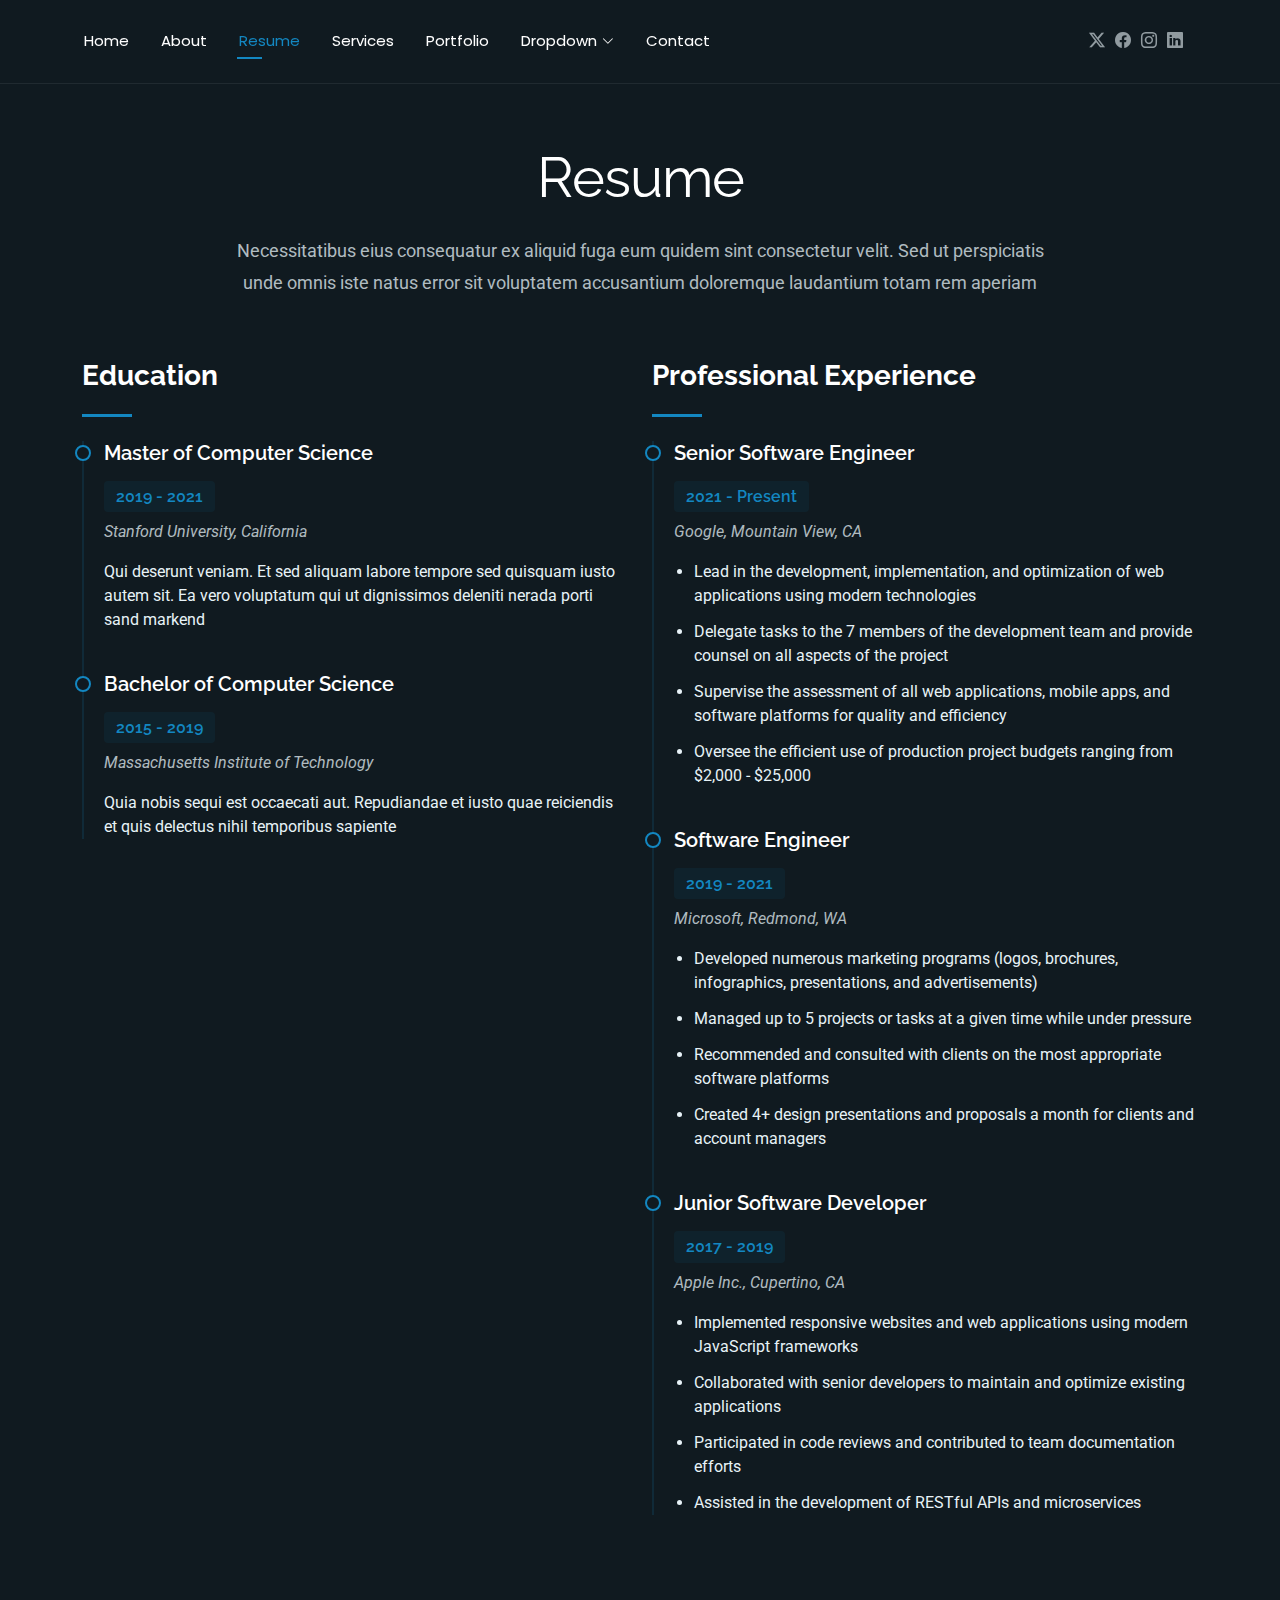
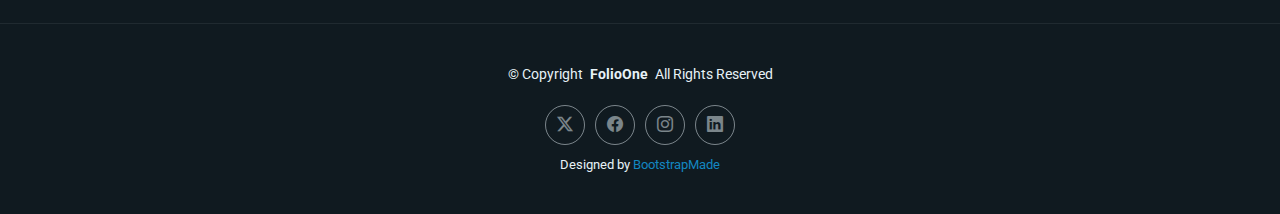
<file: resume.html>
<!DOCTYPE html>
<html lang="en">

<head>
  <meta charset="utf-8">
  <meta content="width=device-width, initial-scale=1.0" name="viewport">
  <title>Resume - FolioOne Bootstrap Template</title>
  <meta name="description" content="">
  <meta name="keywords" content="">

  <!-- Favicons -->
  <link href="assets/img/favicon.png" rel="icon">
  <link href="assets/img/apple-touch-icon.png" rel="apple-touch-icon">

  <!-- Fonts -->
  <link href="https://fonts.googleapis.com" rel="preconnect">
  <link href="https://fonts.gstatic.com" rel="preconnect" crossorigin>
  <link href="https://fonts.googleapis.com/css2?family=Roboto:ital,wght@0,100;0,300;0,400;0,500;0,700;0,900;1,100;1,300;1,400;1,500;1,700;1,900&family=Poppins:ital,wght@0,100;0,200;0,300;0,400;0,500;0,600;0,700;0,800;0,900;1,100;1,200;1,300;1,400;1,500;1,600;1,700;1,800;1,900&family=Raleway:ital,wght@0,100;0,200;0,300;0,400;0,500;0,600;0,700;0,800;0,900;1,100;1,200;1,300;1,400;1,500;1,600;1,700;1,800;1,900&display=swap" rel="stylesheet">

  <!-- Vendor CSS Files -->
  <link href="assets/vendor/bootstrap/css/bootstrap.min.css" rel="stylesheet">
  <link href="assets/vendor/bootstrap-icons/bootstrap-icons.css" rel="stylesheet">
  <link href="assets/vendor/aos/aos.css" rel="stylesheet">
  <link href="assets/vendor/swiper/swiper-bundle.min.css" rel="stylesheet">
  <link href="assets/vendor/glightbox/css/glightbox.min.css" rel="stylesheet">

  <!-- Main CSS File -->
  <link href="assets/css/main.css" rel="stylesheet">

  <!-- =======================================================
  * Template Name: FolioOne
  * Template URL: https://bootstrapmade.com/folioone-bootstrap-portfolio-website-template/
  * Updated: Aug 23 2025 with Bootstrap v5.3.7
  * Author: BootstrapMade.com
  * License: https://bootstrapmade.com/license/
  ======================================================== -->
</head>

<body class="resume-page">

  <header id="header" class="header d-flex align-items-center light-background sticky-top">
    <div class="container position-relative d-flex align-items-center justify-content-between">

      <!-- <a href="index.html" class="logo d-flex align-items-center me-auto me-xl-0">
      <img src="assets/img/logo.webp" alt="">
      <h1 class="sitename">FolioOne</h1> 
    </a> -->

      <nav id="navmenu" class="navmenu">
        <ul>
          <li><a href="index.html">Home</a></li>
          <li><a href="about.html">About</a></li>
          <li><a href="resume.html" class="active">Resume</a></li>
          <li><a href="services.html">Services</a></li>
          <li><a href="portfolio.html">Portfolio</a></li>
          <li class="dropdown"><a href="#"><span>Dropdown</span> <i class="bi bi-chevron-down toggle-dropdown"></i></a>
            <ul>
              <li><a href="#">Dropdown 1</a></li>
              <li class="dropdown"><a href="#"><span>Deep Dropdown</span> <i class="bi bi-chevron-down toggle-dropdown"></i></a>
                <ul>
                  <li><a href="#">Deep Dropdown 1</a></li>
                  <li><a href="#">Deep Dropdown 2</a></li>
                  <li><a href="#">Deep Dropdown 3</a></li>
                  <li><a href="#">Deep Dropdown 4</a></li>
                  <li><a href="#">Deep Dropdown 5</a></li>
                </ul>
              </li>
              <li><a href="#">Dropdown 2</a></li>
              <li><a href="#">Dropdown 3</a></li>
              <li><a href="#">Dropdown 4</a></li>
            </ul>
          </li>
          <li><a href="contact.html">Contact</a></li>
        </ul>
        <i class="mobile-nav-toggle d-xl-none bi bi-list"></i>
      </nav>

      <div class="header-social-links">
        <a href="#" class="twitter"><i class="bi bi-twitter-x"></i></a>
        <a href="#" class="facebook"><i class="bi bi-facebook"></i></a>
        <a href="#" class="instagram"><i class="bi bi-instagram"></i></a>
        <a href="#" class="linkedin"><i class="bi bi-linkedin"></i></a>
      </div>

    </div>
  </header>

  <main class="main">

    <!-- Resume Section -->
    <section id="resume" class="resume section">

      <!-- Section Title -->
      <div class="container section-title" data-aos="fade-up">
        <h2>Resume</h2>
        <p>Necessitatibus eius consequatur ex aliquid fuga eum quidem sint consectetur velit. Sed ut perspiciatis unde omnis iste natus error sit voluptatem accusantium doloremque laudantium totam rem aperiam</p>
      </div><!-- End Section Title -->

      <div class="container" data-aos="fade-up" data-aos-delay="100">

        <div class="row">
          <div class="col-lg-6">

            <!-- Education Section -->
            <div class="resume-item" data-aos="fade-up">
              <h3 class="resume-title">Education</h3>

              <div class="resume-content">
                <article class="education-item">
                  <h4>Master of Computer Science</h4>
                  <h5>2019 - 2021</h5>
                  <p class="institution"><em>Stanford University, California</em></p>
                  <p>Qui deserunt veniam. Et sed aliquam labore tempore sed quisquam iusto autem sit. Ea vero voluptatum qui ut dignissimos deleniti nerada porti sand markend</p>
                </article>

                <article class="education-item">
                  <h4>Bachelor of Computer Science</h4>
                  <h5>2015 - 2019</h5>
                  <p class="institution"><em>Massachusetts Institute of Technology</em></p>
                  <p>Quia nobis sequi est occaecati aut. Repudiandae et iusto quae reiciendis et quis delectus nihil temporibus sapiente</p>
                </article>
              </div>
            </div><!-- End Education Section -->

            <!-- Professional Skills Section -->
            <div class="resume-item skills-animation" data-aos="fade-up">
              <h3 class="resume-title">Professional Skills</h3>

              <div class="resume-content">
                <div class="skill-item">
                  <h4>Frontend Development</h4>
                  <div class="progress">
                    <div class="progress-bar" role="progressbar" aria-valuenow="95" aria-valuemin="0" aria-valuemax="100"></div>
                  </div>
                </div>

                <div class="skill-item">
                  <h4>Backend Development</h4>
                  <div class="progress">
                    <div class="progress-bar" role="progressbar" aria-valuenow="85" aria-valuemin="0" aria-valuemax="100"></div>
                  </div>
                </div>

                <div class="skill-item">
                  <h4>UI/UX Design</h4>
                  <div class="progress">
                    <div class="progress-bar" role="progressbar" aria-valuenow="90" aria-valuemin="0" aria-valuemax="100"></div>
                  </div>
                </div>

                <div class="skill-item">
                  <h4>Project Management</h4>
                  <div class="progress">
                    <div class="progress-bar" role="progressbar" aria-valuenow="80" aria-valuemin="0" aria-valuemax="100"></div>
                  </div>
                </div>
              </div>
            </div><!-- End Professional Skills Section -->
          </div>

          <div class="col-lg-6">
            <!-- Experience Section -->
            <div class="resume-item" data-aos="fade-up" data-aos-delay="100">
              <h3 class="resume-title">Professional Experience</h3>

              <div class="resume-content">
                <article class="experience-item">
                  <h4>Senior Software Engineer</h4>
                  <h5>2021 - Present</h5>
                  <p class="company"><em>Google, Mountain View, CA</em></p>
                  <ul>
                    <li>Lead in the development, implementation, and optimization of web applications using modern technologies</li>
                    <li>Delegate tasks to the 7 members of the development team and provide counsel on all aspects of the project</li>
                    <li>Supervise the assessment of all web applications, mobile apps, and software platforms for quality and efficiency</li>
                    <li>Oversee the efficient use of production project budgets ranging from $2,000 - $25,000</li>
                  </ul>
                </article>

                <article class="experience-item">
                  <h4>Software Engineer</h4>
                  <h5>2019 - 2021</h5>
                  <p class="company"><em>Microsoft, Redmond, WA</em></p>
                  <ul>
                    <li>Developed numerous marketing programs (logos, brochures, infographics, presentations, and advertisements)</li>
                    <li>Managed up to 5 projects or tasks at a given time while under pressure</li>
                    <li>Recommended and consulted with clients on the most appropriate software platforms</li>
                    <li>Created 4+ design presentations and proposals a month for clients and account managers</li>
                  </ul>
                </article>

                <article class="experience-item">
                  <h4>Junior Software Developer</h4>
                  <h5>2017 - 2019</h5>
                  <p class="company"><em>Apple Inc., Cupertino, CA</em></p>
                  <ul>
                    <li>Implemented responsive websites and web applications using modern JavaScript frameworks</li>
                    <li>Collaborated with senior developers to maintain and optimize existing applications</li>
                    <li>Participated in code reviews and contributed to team documentation efforts</li>
                    <li>Assisted in the development of RESTful APIs and microservices</li>
                  </ul>
                </article>
              </div>
            </div><!-- End Experience Section -->
          </div>
        </div>

      </div>

    </section><!-- /Resume Section -->

  </main>

  <footer id="footer" class="footer">

    <div class="container">
      <div class="copyright text-center ">
        <p>© <span>Copyright</span> <strong class="px-1 sitename">FolioOne</strong> <span>All Rights Reserved<br></span></p>
      </div>
      <div class="social-links d-flex justify-content-center">
        <a href=""><i class="bi bi-twitter-x"></i></a>
        <a href=""><i class="bi bi-facebook"></i></a>
        <a href=""><i class="bi bi-instagram"></i></a>
        <a href=""><i class="bi bi-linkedin"></i></a>
      </div>
      <div class="credits">
        <!-- All the links in the footer should remain intact. -->
        <!-- You can delete the links only if you've purchased the pro version. -->
        <!-- Licensing information: https://bootstrapmade.com/license/ -->
        <!-- Purchase the pro version with working PHP/AJAX contact form: [buy-url] -->
        Designed by <a href="https://bootstrapmade.com/">BootstrapMade</a>
      </div>
    </div>

  </footer>

  <!-- Scroll Top -->
  <a href="#" id="scroll-top" class="scroll-top d-flex align-items-center justify-content-center"><i class="bi bi-arrow-up-short"></i></a>

  <!-- Preloader -->
  <div id="preloader"></div>

  <!-- Vendor JS Files -->
  <script src="assets/vendor/bootstrap/js/bootstrap.bundle.min.js"></script>
  <script src="assets/vendor/php-email-form/validate.js"></script>
  <script src="assets/vendor/aos/aos.js"></script>
  <script src="assets/vendor/typed.js/typed.umd.js"></script>
  <script src="assets/vendor/waypoints/noframework.waypoints.js"></script>
  <script src="assets/vendor/purecounter/purecounter_vanilla.js"></script>
  <script src="assets/vendor/swiper/swiper-bundle.min.js"></script>
  <script src="assets/vendor/imagesloaded/imagesloaded.pkgd.min.js"></script>
  <script src="assets/vendor/isotope-layout/isotope.pkgd.min.js"></script>
  <script src="assets/vendor/glightbox/js/glightbox.min.js"></script>

  <!-- Main JS File -->
  <script src="assets/js/main.js"></script>

</body>

</html>
</file>
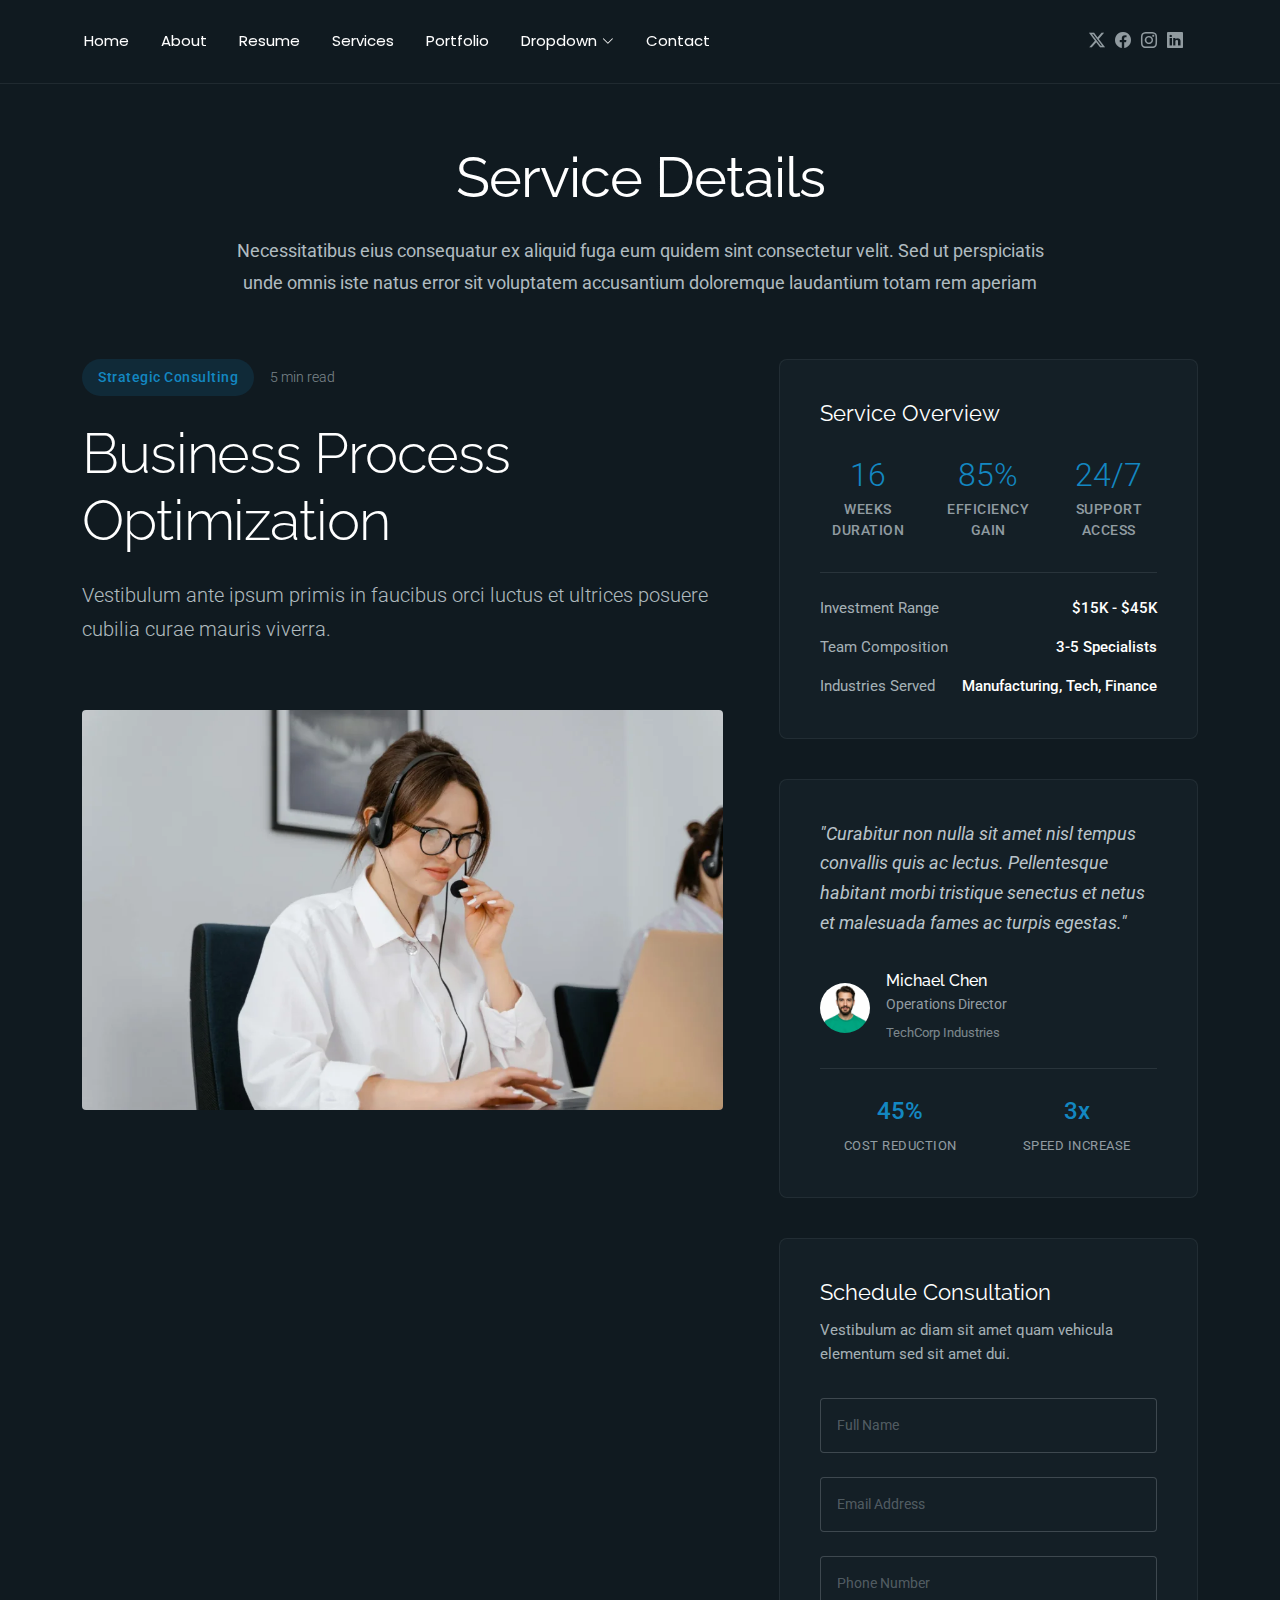
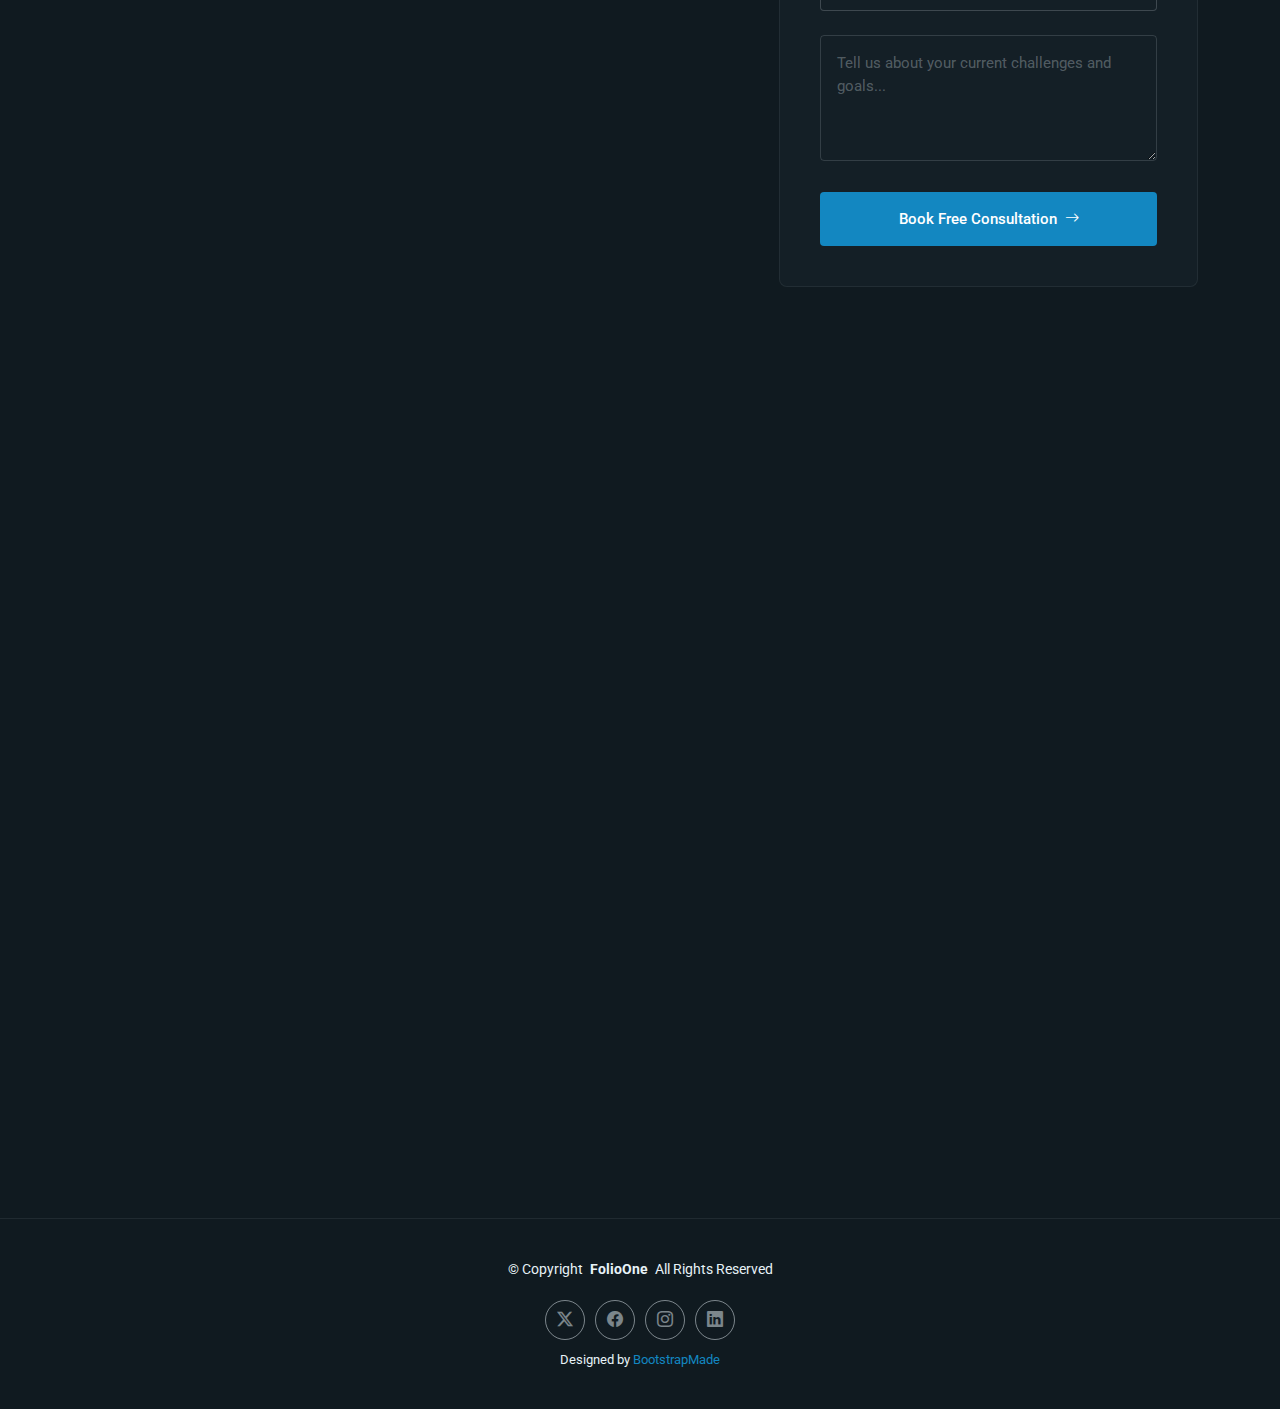
<file: service-details.html>
<!DOCTYPE html>
<html lang="en">

<head>
  <meta charset="utf-8">
  <meta content="width=device-width, initial-scale=1.0" name="viewport">
  <title>Service Details - FolioOne Bootstrap Template</title>
  <meta name="description" content="">
  <meta name="keywords" content="">

  <!-- Favicons -->
  <link href="assets/img/favicon.png" rel="icon">
  <link href="assets/img/apple-touch-icon.png" rel="apple-touch-icon">

  <!-- Fonts -->
  <link href="https://fonts.googleapis.com" rel="preconnect">
  <link href="https://fonts.gstatic.com" rel="preconnect" crossorigin>
  <link href="https://fonts.googleapis.com/css2?family=Roboto:ital,wght@0,100;0,300;0,400;0,500;0,700;0,900;1,100;1,300;1,400;1,500;1,700;1,900&family=Poppins:ital,wght@0,100;0,200;0,300;0,400;0,500;0,600;0,700;0,800;0,900;1,100;1,200;1,300;1,400;1,500;1,600;1,700;1,800;1,900&family=Raleway:ital,wght@0,100;0,200;0,300;0,400;0,500;0,600;0,700;0,800;0,900;1,100;1,200;1,300;1,400;1,500;1,600;1,700;1,800;1,900&display=swap" rel="stylesheet">

  <!-- Vendor CSS Files -->
  <link href="assets/vendor/bootstrap/css/bootstrap.min.css" rel="stylesheet">
  <link href="assets/vendor/bootstrap-icons/bootstrap-icons.css" rel="stylesheet">
  <link href="assets/vendor/aos/aos.css" rel="stylesheet">
  <link href="assets/vendor/swiper/swiper-bundle.min.css" rel="stylesheet">
  <link href="assets/vendor/glightbox/css/glightbox.min.css" rel="stylesheet">

  <!-- Main CSS File -->
  <link href="assets/css/main.css" rel="stylesheet">

  <!-- =======================================================
  * Template Name: FolioOne
  * Template URL: https://bootstrapmade.com/folioone-bootstrap-portfolio-website-template/
  * Updated: Aug 23 2025 with Bootstrap v5.3.7
  * Author: BootstrapMade.com
  * License: https://bootstrapmade.com/license/
  ======================================================== -->
</head>

<body class="service-details-page">

  <header id="header" class="header d-flex align-items-center light-background sticky-top">
    <div class="container position-relative d-flex align-items-center justify-content-between">

      <!-- <a href="index.html" class="logo d-flex align-items-center me-auto me-xl-0">
      <img src="assets/img/logo.webp" alt="">
      <h1 class="sitename">FolioOne</h1> 
    </a> -->

      <nav id="navmenu" class="navmenu">
        <ul>
          <li><a href="index.html">Home</a></li>
          <li><a href="about.html">About</a></li>
          <li><a href="resume.html">Resume</a></li>
          <li><a href="services.html">Services</a></li>
          <li><a href="portfolio.html">Portfolio</a></li>
          <li class="dropdown"><a href="#"><span>Dropdown</span> <i class="bi bi-chevron-down toggle-dropdown"></i></a>
            <ul>
              <li><a href="#">Dropdown 1</a></li>
              <li class="dropdown"><a href="#"><span>Deep Dropdown</span> <i class="bi bi-chevron-down toggle-dropdown"></i></a>
                <ul>
                  <li><a href="#">Deep Dropdown 1</a></li>
                  <li><a href="#">Deep Dropdown 2</a></li>
                  <li><a href="#">Deep Dropdown 3</a></li>
                  <li><a href="#">Deep Dropdown 4</a></li>
                  <li><a href="#">Deep Dropdown 5</a></li>
                </ul>
              </li>
              <li><a href="#">Dropdown 2</a></li>
              <li><a href="#">Dropdown 3</a></li>
              <li><a href="#">Dropdown 4</a></li>
            </ul>
          </li>
          <li><a href="contact.html">Contact</a></li>
        </ul>
        <i class="mobile-nav-toggle d-xl-none bi bi-list"></i>
      </nav>

      <div class="header-social-links">
        <a href="#" class="twitter"><i class="bi bi-twitter-x"></i></a>
        <a href="#" class="facebook"><i class="bi bi-facebook"></i></a>
        <a href="#" class="instagram"><i class="bi bi-instagram"></i></a>
        <a href="#" class="linkedin"><i class="bi bi-linkedin"></i></a>
      </div>

    </div>
  </header>

  <main class="main">

    <!-- Service Details Section -->
    <section id="service-details" class="service-details section">

      <!-- Section Title -->
      <div class="container section-title" data-aos="fade-up">
        <h2>Service Details</h2>
        <p>Necessitatibus eius consequatur ex aliquid fuga eum quidem sint consectetur velit. Sed ut perspiciatis unde omnis iste natus error sit voluptatem accusantium doloremque laudantium totam rem aperiam</p>
      </div><!-- End Section Title -->

      <div class="container" data-aos="fade-up" data-aos-delay="100">

        <div class="row">

          <!-- Main Content Area -->
          <div class="col-lg-7">

            <!-- Hero Service Introduction -->
            <div class="service-hero" data-aos="fade-up" data-aos-delay="100">
              <div class="service-meta">
                <span class="service-category">Strategic Consulting</span>
                <span class="reading-time">5 min read</span>
              </div>
              <h1>Business Process Optimization</h1>
              <p class="service-description">Vestibulum ante ipsum primis in faucibus orci luctus et ultrices posuere cubilia curae mauris viverra.</p>
            </div>

            <!-- Service Visual -->
            <div class="service-visual" data-aos="zoom-in" data-aos-delay="200">
              <img src="assets/img/services/services-7.webp" alt="Business Process Optimization" class="img-fluid">
            </div>

            <!-- Service Content -->
            <div class="service-narrative" data-aos="fade-up" data-aos-delay="300">
              <h3>Transform Your Operations</h3>
              <p>Donec rutrum congue leo eget malesuada. Vivamus magna justo, lacinia eget consectetur sed, convallis at tellus. Mauris blandit aliquet elit, eget tincidunt nibh pulvinar a. Cras ultricies ligula sed magna dictum porta.</p>

              <p>Sed porttitor lectus nibh. Vestibulum ac diam sit amet quam vehicula elementum sed sit amet dui. Pellentesque habitant morbi tristique senectus et netus et malesuada fames ac turpis egestas. Donec sollicitudin molestie malesuada.</p>

              <!-- Key Benefits Grid -->
              <div class="benefits-grid" data-aos="fade-up" data-aos-delay="400">
                <div class="benefit-card">
                  <div class="benefit-icon">
                    <i class="bi bi-lightning-charge"></i>
                  </div>
                  <h4>Efficiency Boost</h4>
                  <p>Curabitur arcu erat accumsan id imperdiet et porttitor at sem.</p>
                </div>

                <div class="benefit-card">
                  <div class="benefit-icon">
                    <i class="bi bi-shield-check"></i>
                  </div>
                  <h4>Risk Mitigation</h4>
                  <p>Pellentesque in ipsum id orci porta dapibus vestibulum ante ipsum.</p>
                </div>

                <div class="benefit-card">
                  <div class="benefit-icon">
                    <i class="bi bi-graph-up"></i>
                  </div>
                  <h4>Growth Acceleration</h4>
                  <p>Vivamus suscipit tortor eget felis porttitor volutpat mauris blandit.</p>
                </div>

                <div class="benefit-card">
                  <div class="benefit-icon">
                    <i class="bi bi-people"></i>
                  </div>
                  <h4>Team Alignment</h4>
                  <p>Donec rutrum congue leo eget malesuada vivamus magna justo lacinia.</p>
                </div>
              </div>

            </div>

            <!-- Implementation Timeline -->
            <div class="timeline-section" data-aos="fade-up" data-aos-delay="500">
              <h3>Implementation Journey</h3>
              <div class="timeline">
                <div class="timeline-item">
                  <div class="timeline-marker">
                    <span>1</span>
                  </div>
                  <div class="timeline-content">
                    <h4>Discovery &amp; Assessment</h4>
                    <p>Comprehensive analysis of current processes and identification of optimization opportunities.</p>
                    <small>Week 1-2</small>
                  </div>
                </div>

                <div class="timeline-item">
                  <div class="timeline-marker">
                    <span>2</span>
                  </div>
                  <div class="timeline-content">
                    <h4>Strategic Planning</h4>
                    <p>Development of customized optimization roadmap with clear milestones and success metrics.</p>
                    <small>Week 3-4</small>
                  </div>
                </div>

                <div class="timeline-item">
                  <div class="timeline-marker">
                    <span>3</span>
                  </div>
                  <div class="timeline-content">
                    <h4>Implementation</h4>
                    <p>Systematic rollout of process improvements with continuous monitoring and adjustment.</p>
                    <small>Week 5-12</small>
                  </div>
                </div>

                <div class="timeline-item">
                  <div class="timeline-marker">
                    <span>4</span>
                  </div>
                  <div class="timeline-content">
                    <h4>Optimization &amp; Scale</h4>
                    <p>Fine-tuning of implemented solutions and preparation for organization-wide scaling.</p>
                    <small>Week 13-16</small>
                  </div>
                </div>
              </div>
            </div>

          </div><!-- End Main Content -->

          <!-- Service Sidebar -->
          <div class="col-lg-5">
            <div class="service-sidebar" data-aos="fade-up" data-aos-delay="200">

              <!-- Service Overview Card -->
              <div class="overview-card">
                <div class="overview-header">
                  <h4>Service Overview</h4>
                </div>
                <div class="overview-stats">
                  <div class="stat-item">
                    <div class="stat-number">16</div>
                    <div class="stat-label">Weeks Duration</div>
                  </div>
                  <div class="stat-item">
                    <div class="stat-number">85%</div>
                    <div class="stat-label">Efficiency Gain</div>
                  </div>
                  <div class="stat-item">
                    <div class="stat-number">24/7</div>
                    <div class="stat-label">Support Access</div>
                  </div>
                </div>

                <div class="overview-details">
                  <div class="detail-row">
                    <span class="detail-label">Investment Range</span>
                    <span class="detail-value">$15K - $45K</span>
                  </div>
                  <div class="detail-row">
                    <span class="detail-label">Team Composition</span>
                    <span class="detail-value">3-5 Specialists</span>
                  </div>
                  <div class="detail-row">
                    <span class="detail-label">Industries Served</span>
                    <span class="detail-value">Manufacturing, Tech, Finance</span>
                  </div>
                </div>
              </div>

              <!-- Client Success Story -->
              <div class="success-story">
                <div class="story-quote">
                  <p>"Curabitur non nulla sit amet nisl tempus convallis quis ac lectus. Pellentesque habitant morbi tristique senectus et netus et malesuada fames ac turpis egestas."</p>
                </div>
                <div class="story-author">
                  <img src="assets/img/person/person-m-8.webp" alt="Michael Chen" class="author-avatar">
                  <div class="author-details">
                    <h5>Michael Chen</h5>
                    <span>Operations Director</span>
                    <small>TechCorp Industries</small>
                  </div>
                </div>
                <div class="story-metrics">
                  <div class="metric">
                    <span class="metric-value">45%</span>
                    <span class="metric-label">Cost Reduction</span>
                  </div>
                  <div class="metric">
                    <span class="metric-value">3x</span>
                    <span class="metric-label">Speed Increase</span>
                  </div>
                </div>
              </div>

              <!-- Consultation Form -->
              <div class="consultation-form">
                <div class="form-header">
                  <h4>Schedule Consultation</h4>
                  <p>Vestibulum ac diam sit amet quam vehicula elementum sed sit amet dui.</p>
                </div>

                <form action="forms/consultation.php" method="post" class="php-email-form">
                  <div class="form-group">
                    <input type="text" name="name" class="form-input" placeholder="Full Name" required="">
                  </div>

                  <div class="form-group">
                    <input type="email" name="email" class="form-input" placeholder="Email Address" required="">
                  </div>

                  <div class="form-group">
                    <input type="tel" name="phone" class="form-input" placeholder="Phone Number">
                  </div>

                  <input type="hidden" name="subject" value="Business Process Optimization Consultation">

                  <div class="form-group">
                    <textarea name="message" class="form-input" rows="4" placeholder="Tell us about your current challenges and goals..." required=""></textarea>
                  </div>

                  <div class="loading">Loading</div>
                  <div class="error-message"></div>
                  <div class="sent-message">Your consultation request has been sent. Thank you!</div>

                  <button type="submit" class="btn-consultation">
                    <span>Book Free Consultation</span>
                    <i class="bi bi-arrow-right"></i>
                  </button>
                </form>
              </div>

            </div>
          </div><!-- End Sidebar -->

        </div>

      </div>

    </section><!-- /Service Details Section -->

  </main>

  <footer id="footer" class="footer">

    <div class="container">
      <div class="copyright text-center ">
        <p>© <span>Copyright</span> <strong class="px-1 sitename">FolioOne</strong> <span>All Rights Reserved<br></span></p>
      </div>
      <div class="social-links d-flex justify-content-center">
        <a href=""><i class="bi bi-twitter-x"></i></a>
        <a href=""><i class="bi bi-facebook"></i></a>
        <a href=""><i class="bi bi-instagram"></i></a>
        <a href=""><i class="bi bi-linkedin"></i></a>
      </div>
      <div class="credits">
        <!-- All the links in the footer should remain intact. -->
        <!-- You can delete the links only if you've purchased the pro version. -->
        <!-- Licensing information: https://bootstrapmade.com/license/ -->
        <!-- Purchase the pro version with working PHP/AJAX contact form: [buy-url] -->
        Designed by <a href="https://bootstrapmade.com/">BootstrapMade</a>
      </div>
    </div>

  </footer>

  <!-- Scroll Top -->
  <a href="#" id="scroll-top" class="scroll-top d-flex align-items-center justify-content-center"><i class="bi bi-arrow-up-short"></i></a>

  <!-- Preloader -->
  <div id="preloader"></div>

  <!-- Vendor JS Files -->
  <script src="assets/vendor/bootstrap/js/bootstrap.bundle.min.js"></script>
  <script src="assets/vendor/php-email-form/validate.js"></script>
  <script src="assets/vendor/aos/aos.js"></script>
  <script src="assets/vendor/typed.js/typed.umd.js"></script>
  <script src="assets/vendor/waypoints/noframework.waypoints.js"></script>
  <script src="assets/vendor/purecounter/purecounter_vanilla.js"></script>
  <script src="assets/vendor/swiper/swiper-bundle.min.js"></script>
  <script src="assets/vendor/imagesloaded/imagesloaded.pkgd.min.js"></script>
  <script src="assets/vendor/isotope-layout/isotope.pkgd.min.js"></script>
  <script src="assets/vendor/glightbox/js/glightbox.min.js"></script>

  <!-- Main JS File -->
  <script src="assets/js/main.js"></script>

</body>

</html>
</file>
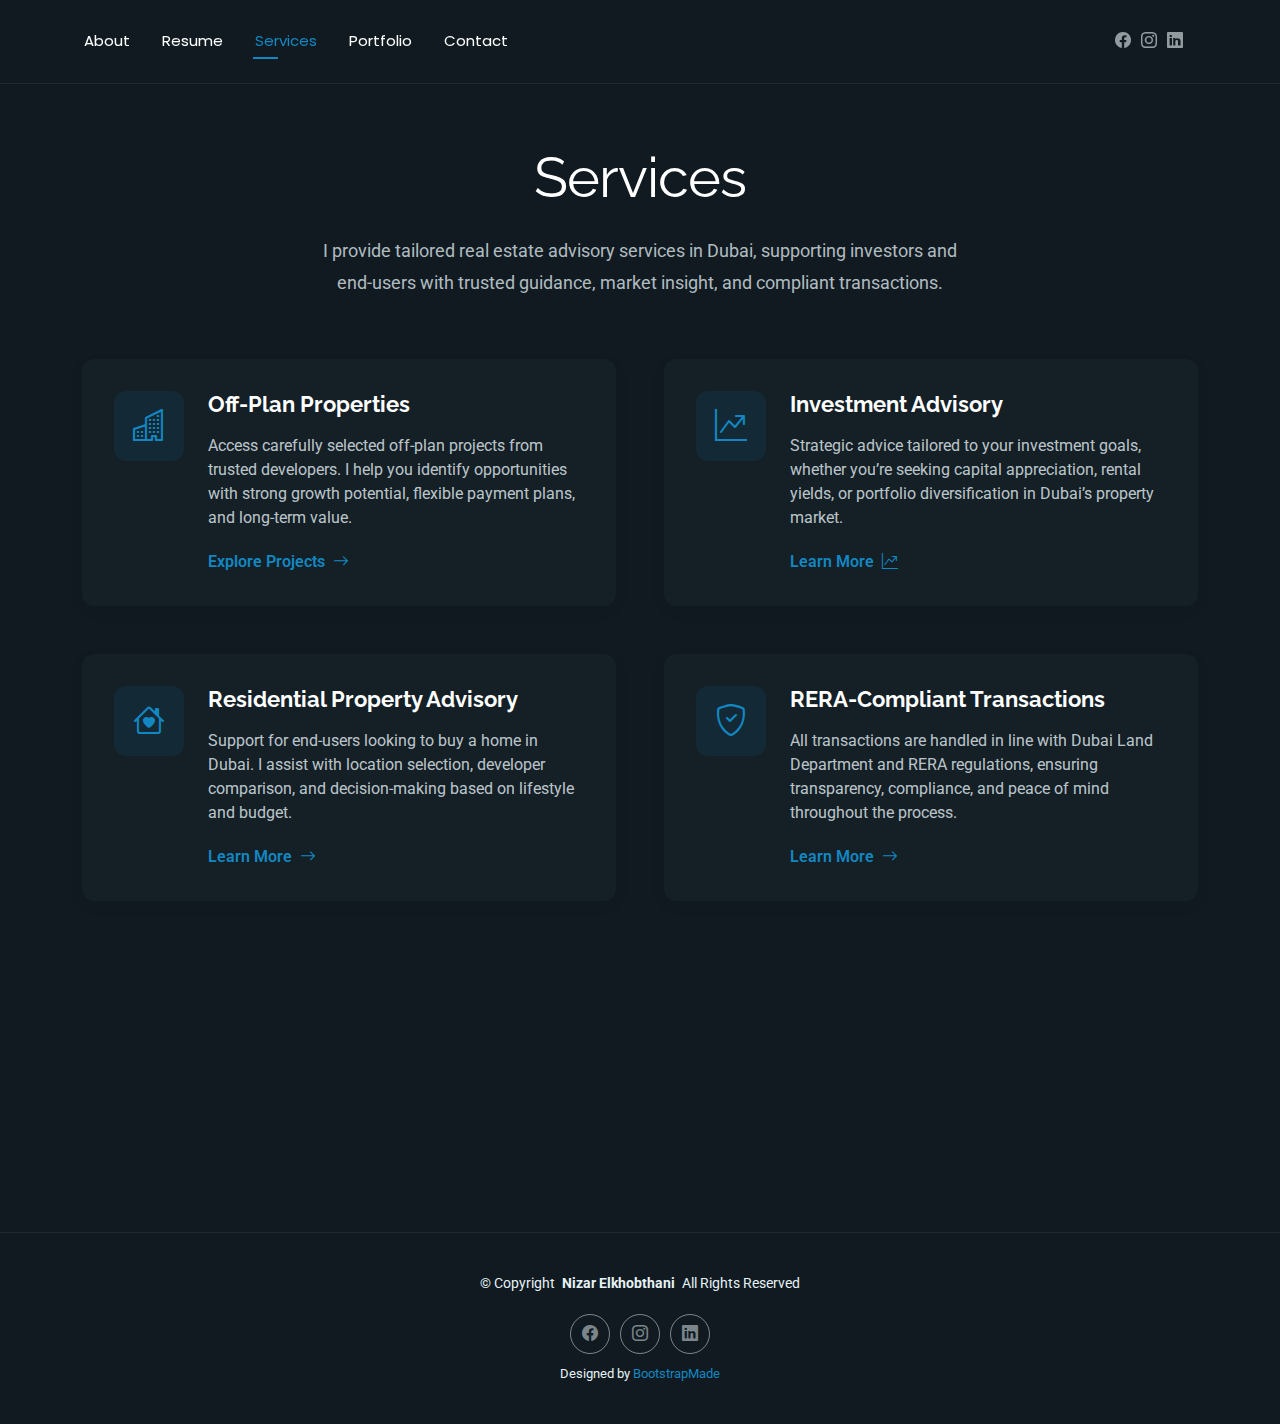
<file: services.html>
<!DOCTYPE html>
<html lang="en">

<head>
  <meta charset="utf-8">
  <meta content="width=device-width, initial-scale=1.0" name="viewport">
  <title>Services - Nizar Elkhobthani</title>
  <meta name="description" content="Explore my real estate services in Dubai, including off-plan properties, investment opportunities, and trusted developer partnerships.">
  <meta name="keywords" content="Dubai property consultant, Dubai real estate, off-plan properties Dubai, real estate investment Dubai, RERA certified agent, Dubai property advisor">

  <!-- Favicons -->
  <link href="assets/img/favicon.png" rel="icon">
  <link href="assets/img/apple-touch-icon.png" rel="apple-touch-icon">

  <!-- Fonts -->
  <link href="https://fonts.googleapis.com" rel="preconnect">
  <link href="https://fonts.gstatic.com" rel="preconnect" crossorigin>
  <link href="https://fonts.googleapis.com/css2?family=Roboto:ital,wght@0,100;0,300;0,400;0,500;0,700;0,900;1,100;1,300;1,400;1,500;1,700;1,900&family=Poppins:ital,wght@0,100;0,200;0,300;0,400;0,500;0,600;0,700;0,800;0,900;1,100;1,200;1,300;1,400;1,500;1,600;1,700;1,800;1,900&family=Raleway:ital,wght@0,100;0,200;0,300;0,400;0,500;0,600;0,700;0,800;0,900;1,100;1,200;1,300;1,400;1,500;1,600;1,700;1,800;1,900&display=swap" rel="stylesheet">

  <!-- Vendor CSS Files -->
  <link href="assets/vendor/bootstrap/css/bootstrap.min.css" rel="stylesheet">
  <link href="assets/vendor/bootstrap-icons/bootstrap-icons.css" rel="stylesheet">
  <link href="assets/vendor/aos/aos.css" rel="stylesheet">
  <link href="assets/vendor/swiper/swiper-bundle.min.css" rel="stylesheet">
  <link href="assets/vendor/glightbox/css/glightbox.min.css" rel="stylesheet">

  <!-- Main CSS File -->
  <link href="assets/css/main.css" rel="stylesheet">

  </head>

<body class="services-page">

  <header id="header" class="header d-flex align-items-center light-background sticky-top">
    <div class="container position-relative d-flex align-items-center justify-content-between">

      <!-- <a href="index.html" class="logo d-flex align-items-center me-auto me-xl-0">
      <img src="assets/img/logo.webp" alt="">
      <h1 class="sitename">FolioOne</h1> 
    </a> -->

      <nav id="navmenu" class="navmenu">
        <ul>
          <li><a href="index.html">About</a></li>
          <li><a href="resume.html">Resume</a></li>
          <li><a href="services.html" class="active">Services</a></li>
          <li><a href="portfolio.html">Portfolio</a></li>
          <li><a href="contact.html">Contact</a></li>
        </ul>
        <i class="mobile-nav-toggle d-xl-none bi bi-list"></i>
      </nav>

      <div class="header-social-links">
        <a href="https://www.facebook.com/nizar.khabthani.7" target="_blank" class="facebook"><i class="bi bi-facebook"></i></a>
        <a href="https://www.instagram.com/nizar_realtor/" target="_blank" class="instagram"><i class="bi bi-instagram"></i></a>
        <a href="https://www.linkedin.com/in/nizar-elkhobthani/" target="_blank" class="linkedin"><i class="bi bi-linkedin"></i></a>
      </div>

    </div>
  </header>

  <main class="main">

    <!-- Services Section -->
    <section id="services" class="services section">

      <!-- Section Title -->
      <div class="container section-title" data-aos="fade-up">
        <h2>Services</h2>
        <p>I provide tailored real estate advisory services in Dubai, supporting investors and end-users with trusted guidance, market insight, and compliant transactions.</p>
      </div><!-- End Section Title -->

      <div class="container" data-aos="fade-up" data-aos-delay="100">

        <div class="row justify-content-center g-5">

          <div class="col-md-6" data-aos="fade-right" data-aos-delay="100">
            <div class="service-item">
              <div class="service-icon">
                <i class="bi bi-buildings"></i>
              </div>
              <div class="service-content">
                <h3>Off-Plan Properties</h3>
                <p> Access carefully selected off-plan projects from trusted developers. I help you identify opportunities with strong growth potential, flexible payment plans, and long-term value.</p>
                <a href="service-details.html" class="service-link">
                  <span>Explore Projects</span>
                  <i class="bi bi-arrow-right"></i>
                </a>
              </div>
            </div>
          </div><!-- End Service Item -->

          <div class="col-md-6" data-aos="fade-left" data-aos-delay="100">
            <div class="service-item">
              <div class="service-icon">
                <i class="bi bi-graph-up-arrow"></i>
              </div>
              <div class="service-content">
                <h3>Investment Advisory</h3>
                <p>Strategic advice tailored to your investment goals, whether you’re seeking capital appreciation, rental yields, or portfolio diversification in Dubai’s property market.
                </p>
                <a href="service-details.html" class="service-link">
                  <span>Learn More</span>
                  <i class="bi bi-graph-up-arrow"></i>
                </a>
              </div>
            </div>
          </div><!-- End Service Item -->

          <div class="col-md-6" data-aos="fade-right" data-aos-delay="200">
            <div class="service-item">
              <div class="service-icon">
                <i class="bi bi-house-heart"></i>
              </div>
              <div class="service-content">
                <h3>Residential Property Advisory</h3>
                <p>Support for end-users looking to buy a home in Dubai. I assist with location selection, developer comparison, and decision-making based on lifestyle and budget.
                </p>
                <a href="service-details.html" class="service-link">
                  <span>Learn More</span>
                  <i class="bi bi-arrow-right"></i>
                </a>
              </div>
            </div>
          </div><!-- End Service Item -->

          <div class="col-md-6" data-aos="fade-left" data-aos-delay="200">
            <div class="service-item">
              <div class="service-icon">
                <i class="bi bi-shield-check"></i>
              </div>
              <div class="service-content">
                <h3>RERA-Compliant Transactions</h3>
                <p>All transactions are handled in line with Dubai Land Department and RERA regulations, ensuring transparency, compliance, and peace of mind throughout the process.
                </p>
                <a href="service-details.html" class="service-link">
                  <span>Learn More</span>
                  <i class="bi bi-arrow-right"></i>
                </a>
              </div>
            </div>
          </div><!-- End Service Item -->

          <div class="col-md-6" data-aos="fade-right" data-aos-delay="300">
            <div class="service-item">
              <div class="service-icon">
                <i class="bi bi-award"></i>
              </div>
              <div class="service-content">
                <h3>Trusted Developer Selection</h3>
                <p>Guidance in choosing reputable developers and projects based on track record, delivery history, build quality, and long-term market performance.
                </p>
                <a href="service-details.html" class="service-link">
                  <span>Learn More</span>
                  <i class="bi bi-arrow-right"></i>
                </a>
              </div>
            </div>
          </div><!-- End Service Item -->

          <div class="col-md-6" data-aos="fade-left" data-aos-delay="300">
            <div class="service-item">
              <div class="service-icon">
                <i class="bi bi-person-check"></i>
              </div>
              <div class="service-content">
                <h3>End-to-End Support</h3>
                <p>From initial consultation to final handover, I provide continuous support to ensure a smooth, efficient, and well-informed property journey.
                </p>
                <a href="service-details.html" class="service-link">
                  <span>Learn More</span>
                  <i class="bi bi-arrow-right"></i>
                </a>
              </div>
            </div>
          </div><!-- End Service Item -->

        </div>

      </div>

    </section><!-- /Services Section -->

  </main>

  <footer id="footer" class="footer">

    <div class="container">
      <div class="copyright text-center ">
        <p>© <span>Copyright</span> <strong class="px-1 sitename">Nizar Elkhobthani</strong> <span>All Rights Reserved<br></span></p>
      </div>
      <div class="social-links d-flex justify-content-center">
        <a href="https://www.facebook.com/nizar.khabthani.7" target="_blank"><i class="bi bi-facebook"></i></a>
        <a href="https://www.instagram.com/nizar_realtor/" target="_blank"><i class="bi bi-instagram"></i></a>
        <a href="https://www.linkedin.com/in/nizar-elkhobthani/" target="_blank"><i class="bi bi-linkedin"></i></a>
      </div>
      <div class="credits">
         Designed by <a href="https://bootstrapmade.com/">BootstrapMade</a>
      </div>
    </div>

  </footer>

  <!-- Scroll Top -->
  <a href="#" id="scroll-top" class="scroll-top d-flex align-items-center justify-content-center"><i class="bi bi-arrow-up-short"></i></a>

  <!-- Preloader -->
  <div id="preloader"></div>

  <!-- Vendor JS Files -->
  <script src="assets/vendor/bootstrap/js/bootstrap.bundle.min.js"></script>
  <script src="assets/vendor/php-email-form/validate.js"></script>
  <script src="assets/vendor/aos/aos.js"></script>
  <script src="assets/vendor/typed.js/typed.umd.js"></script>
  <script src="assets/vendor/waypoints/noframework.waypoints.js"></script>
  <script src="assets/vendor/purecounter/purecounter_vanilla.js"></script>
  <script src="assets/vendor/swiper/swiper-bundle.min.js"></script>
  <script src="assets/vendor/imagesloaded/imagesloaded.pkgd.min.js"></script>
  <script src="assets/vendor/isotope-layout/isotope.pkgd.min.js"></script>
  <script src="assets/vendor/glightbox/js/glightbox.min.js"></script>

  <!-- Main JS File -->
  <script src="assets/js/main.js"></script>

</body>

</html>
</file>
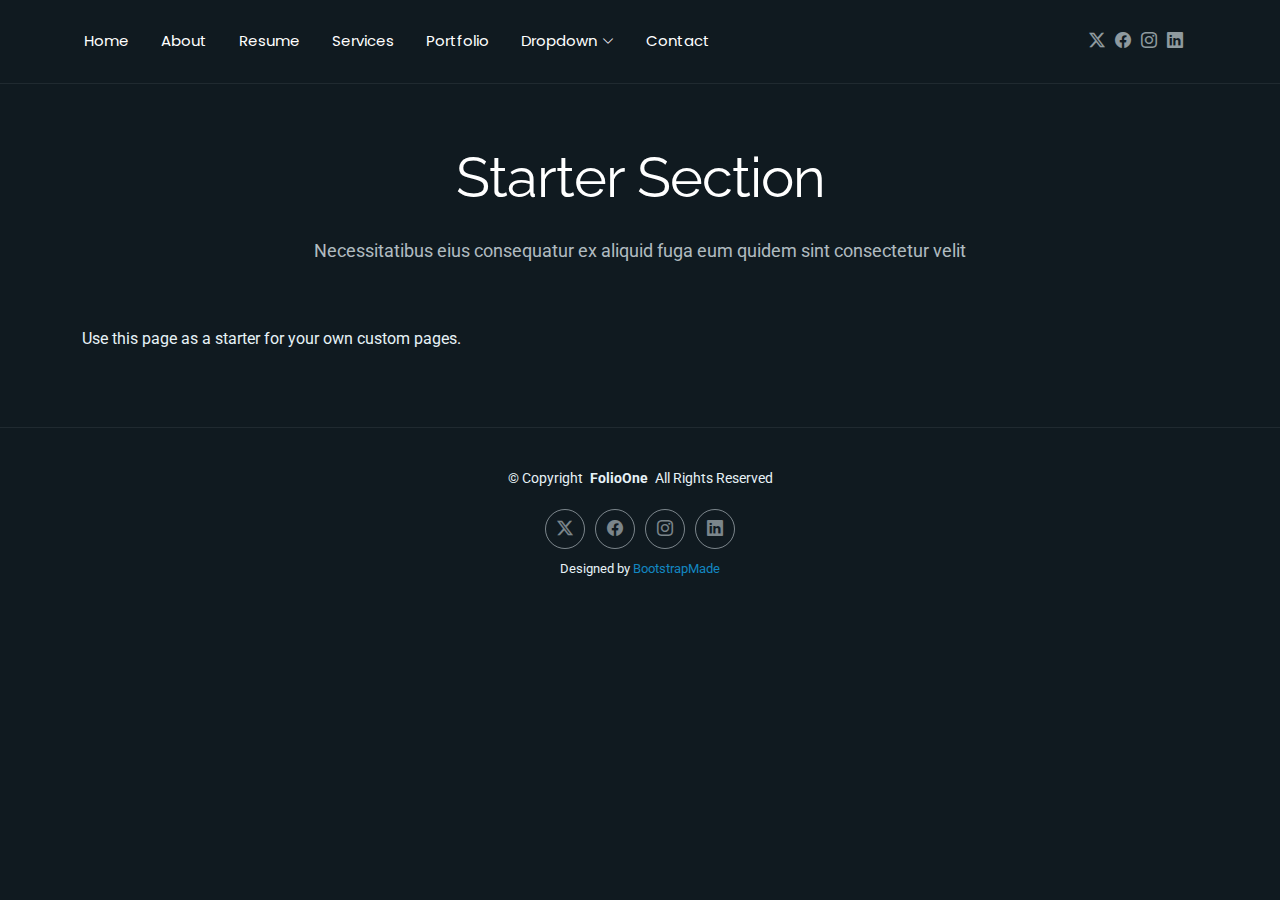
<file: starter-page.html>
<!DOCTYPE html>
<html lang="en">

<head>
  <meta charset="utf-8">
  <meta content="width=device-width, initial-scale=1.0" name="viewport">
  <title>Starter Page - FolioOne Bootstrap Template</title>
  <meta name="description" content="">
  <meta name="keywords" content="">

  <!-- Favicons -->
  <link href="assets/img/favicon.png" rel="icon">
  <link href="assets/img/apple-touch-icon.png" rel="apple-touch-icon">

  <!-- Fonts -->
  <link href="https://fonts.googleapis.com" rel="preconnect">
  <link href="https://fonts.gstatic.com" rel="preconnect" crossorigin>
  <link href="https://fonts.googleapis.com/css2?family=Roboto:ital,wght@0,100;0,300;0,400;0,500;0,700;0,900;1,100;1,300;1,400;1,500;1,700;1,900&family=Poppins:ital,wght@0,100;0,200;0,300;0,400;0,500;0,600;0,700;0,800;0,900;1,100;1,200;1,300;1,400;1,500;1,600;1,700;1,800;1,900&family=Raleway:ital,wght@0,100;0,200;0,300;0,400;0,500;0,600;0,700;0,800;0,900;1,100;1,200;1,300;1,400;1,500;1,600;1,700;1,800;1,900&display=swap" rel="stylesheet">

  <!-- Vendor CSS Files -->
  <link href="assets/vendor/bootstrap/css/bootstrap.min.css" rel="stylesheet">
  <link href="assets/vendor/bootstrap-icons/bootstrap-icons.css" rel="stylesheet">
  <link href="assets/vendor/aos/aos.css" rel="stylesheet">
  <link href="assets/vendor/swiper/swiper-bundle.min.css" rel="stylesheet">
  <link href="assets/vendor/glightbox/css/glightbox.min.css" rel="stylesheet">

  <!-- Main CSS File -->
  <link href="assets/css/main.css" rel="stylesheet">

  <!-- =======================================================
  * Template Name: FolioOne
  * Template URL: https://bootstrapmade.com/folioone-bootstrap-portfolio-website-template/
  * Updated: Aug 23 2025 with Bootstrap v5.3.7
  * Author: BootstrapMade.com
  * License: https://bootstrapmade.com/license/
  ======================================================== -->
</head>

<body class="starter-page-page">

  <header id="header" class="header d-flex align-items-center light-background sticky-top">
    <div class="container position-relative d-flex align-items-center justify-content-between">

      <!-- <a href="index.html" class="logo d-flex align-items-center me-auto me-xl-0">
      <img src="assets/img/logo.webp" alt="">
      <h1 class="sitename">FolioOne</h1> 
    </a> -->

      <nav id="navmenu" class="navmenu">
        <ul>
          <li><a href="index.html">Home</a></li>
          <li><a href="about.html">About</a></li>
          <li><a href="resume.html">Resume</a></li>
          <li><a href="services.html">Services</a></li>
          <li><a href="portfolio.html">Portfolio</a></li>
          <li class="dropdown"><a href="#"><span>Dropdown</span> <i class="bi bi-chevron-down toggle-dropdown"></i></a>
            <ul>
              <li><a href="#">Dropdown 1</a></li>
              <li class="dropdown"><a href="#"><span>Deep Dropdown</span> <i class="bi bi-chevron-down toggle-dropdown"></i></a>
                <ul>
                  <li><a href="#">Deep Dropdown 1</a></li>
                  <li><a href="#">Deep Dropdown 2</a></li>
                  <li><a href="#">Deep Dropdown 3</a></li>
                  <li><a href="#">Deep Dropdown 4</a></li>
                  <li><a href="#">Deep Dropdown 5</a></li>
                </ul>
              </li>
              <li><a href="#">Dropdown 2</a></li>
              <li><a href="#">Dropdown 3</a></li>
              <li><a href="#">Dropdown 4</a></li>
            </ul>
          </li>
          <li><a href="contact.html">Contact</a></li>
        </ul>
        <i class="mobile-nav-toggle d-xl-none bi bi-list"></i>
      </nav>

      <div class="header-social-links">
        <a href="#" class="twitter"><i class="bi bi-twitter-x"></i></a>
        <a href="#" class="facebook"><i class="bi bi-facebook"></i></a>
        <a href="#" class="instagram"><i class="bi bi-instagram"></i></a>
        <a href="#" class="linkedin"><i class="bi bi-linkedin"></i></a>
      </div>

    </div>
  </header>

  <main class="main">

    <!-- Starter Section Section -->
    <section id="starter-section" class="starter-section section">

      <!-- Section Title -->
      <div class="container section-title" data-aos="fade-up">
        <h2>Starter Section</h2>
        <p>Necessitatibus eius consequatur ex aliquid fuga eum quidem sint consectetur velit</p>
      </div><!-- End Section Title -->

      <div class="container" data-aos="fade-up">
        <p>Use this page as a starter for your own custom pages.</p>
      </div>

    </section><!-- /Starter Section Section -->

  </main>

  <footer id="footer" class="footer">

    <div class="container">
      <div class="copyright text-center ">
        <p>© <span>Copyright</span> <strong class="px-1 sitename">FolioOne</strong> <span>All Rights Reserved<br></span></p>
      </div>
      <div class="social-links d-flex justify-content-center">
        <a href=""><i class="bi bi-twitter-x"></i></a>
        <a href=""><i class="bi bi-facebook"></i></a>
        <a href=""><i class="bi bi-instagram"></i></a>
        <a href=""><i class="bi bi-linkedin"></i></a>
      </div>
      <div class="credits">
        <!-- All the links in the footer should remain intact. -->
        <!-- You can delete the links only if you've purchased the pro version. -->
        <!-- Licensing information: https://bootstrapmade.com/license/ -->
        <!-- Purchase the pro version with working PHP/AJAX contact form: [buy-url] -->
        Designed by <a href="https://bootstrapmade.com/">BootstrapMade</a>
      </div>
    </div>

  </footer>

  <!-- Scroll Top -->
  <a href="#" id="scroll-top" class="scroll-top d-flex align-items-center justify-content-center"><i class="bi bi-arrow-up-short"></i></a>

  <!-- Preloader -->
  <div id="preloader"></div>

  <!-- Vendor JS Files -->
  <script src="assets/vendor/bootstrap/js/bootstrap.bundle.min.js"></script>
  <script src="assets/vendor/php-email-form/validate.js"></script>
  <script src="assets/vendor/aos/aos.js"></script>
  <script src="assets/vendor/typed.js/typed.umd.js"></script>
  <script src="assets/vendor/waypoints/noframework.waypoints.js"></script>
  <script src="assets/vendor/purecounter/purecounter_vanilla.js"></script>
  <script src="assets/vendor/swiper/swiper-bundle.min.js"></script>
  <script src="assets/vendor/imagesloaded/imagesloaded.pkgd.min.js"></script>
  <script src="assets/vendor/isotope-layout/isotope.pkgd.min.js"></script>
  <script src="assets/vendor/glightbox/js/glightbox.min.js"></script>

  <!-- Main JS File -->
  <script src="assets/js/main.js"></script>

</body>

</html>
</file>
<file: assets/css/main.css>
/**
* Template Name: FolioOne
* Template URL: https://bootstrapmade.com/folioone-bootstrap-portfolio-website-template/
* Updated: Aug 23 2025 with Bootstrap v5.3.7
* Author: BootstrapMade.com
* License: https://bootstrapmade.com/license/
*/

/*--------------------------------------------------------------
# Font & Color Variables
# Help: https://bootstrapmade.com/color-system/
--------------------------------------------------------------*/
/* Fonts */
:root {
  --default-font: "Roboto",  system-ui, -apple-system, "Segoe UI", Roboto, "Helvetica Neue", Arial, "Noto Sans", "Liberation Sans", sans-serif, "Apple Color Emoji", "Segoe UI Emoji", "Segoe UI Symbol", "Noto Color Emoji";
  --heading-font: "Raleway",  sans-serif;
  --nav-font: "Poppins",  sans-serif;
}

/* Global Colors - The following color variables are used throughout the website. Updating them here will change the color scheme of the entire website */
:root { 
  --background-color: #101a20; /* Background color for the entire website, including individual sections */
  --default-color: #e7f2f7; /* Default color used for the majority of the text content across the entire website */
  --heading-color: #ffffff; /* Color for headings, subheadings and title throughout the website */
  --accent-color: #1387c1; /* Accent color that represents your brand on the website. It's used for buttons, links, and other elements that need to stand out */
  --surface-color: #141f26; /* The surface color is used as a background of boxed elements within sections, such as cards, icon boxes, or other elements that require a visual separation from the global background. */
  --contrast-color: #ffffff; /* Contrast color for text, ensuring readability against backgrounds of accent, heading, or default colors. */
}

/* Nav Menu Colors - The following color variables are used specifically for the navigation menu. They are separate from the global colors to allow for more customization options */
:root {
  --nav-color: #ffffff;  /* The default color of the main navmenu links */
  --nav-hover-color: #1387c1; /* Applied to main navmenu links when they are hovered over or active */
  --nav-mobile-background-color: #213642; /* Used as the background color for mobile navigation menu */
  --nav-dropdown-background-color: #051117; /* Used as the background color for dropdown items that appear when hovering over primary navigation items */
  --nav-dropdown-color: #e7f2f7; /* Used for navigation links of the dropdown items in the navigation menu. */
  --nav-dropdown-hover-color: #1387c1; /* Similar to --nav-hover-color, this color is applied to dropdown navigation links when they are hovered over. */
}

/* Color Presets - These classes override global colors when applied to any section or element, providing reuse of the sam color scheme. */

.light-background {
  --background-color: #142027;
  --surface-color: #325264;
}

.dark-background {
  --background-color: #0b1419;
  --default-color: #ffffff;
  --heading-color: #ffffff;
  --surface-color: #252525;
  --contrast-color: #ffffff;
}

/* Smooth scroll */
:root {
  scroll-behavior: smooth;
}

/*--------------------------------------------------------------
# General Styling & Shared Classes
--------------------------------------------------------------*/
body {
  color: var(--default-color);
  background-color: var(--background-color);
  font-family: var(--default-font);
}

a {
  color: var(--accent-color);
  text-decoration: none;
  transition: 0.3s;
}

a:hover {
  color: color-mix(in srgb, var(--accent-color), transparent 25%);
  text-decoration: none;
}

h1,
h2,
h3,
h4,
h5,
h6 {
  color: var(--heading-color);
  font-family: var(--heading-font);
}

/* PHP Email Form Messages
------------------------------*/
.php-email-form .error-message {
  display: none;
  background: #df1529;
  color: #ffffff;
  text-align: left;
  padding: 15px;
  margin-bottom: 24px;
  font-weight: 600;
}

.php-email-form .sent-message {
  display: none;
  color: #ffffff;
  background: #059652;
  text-align: center;
  padding: 15px;
  margin-bottom: 24px;
  font-weight: 600;
}

.php-email-form .loading {
  display: none;
  background: var(--surface-color);
  text-align: center;
  padding: 15px;
  margin-bottom: 24px;
}

.php-email-form .loading:before {
  content: "";
  display: inline-block;
  border-radius: 50%;
  width: 24px;
  height: 24px;
  margin: 0 10px -6px 0;
  border: 3px solid var(--accent-color);
  border-top-color: var(--surface-color);
  animation: php-email-form-loading 1s linear infinite;
}

@keyframes php-email-form-loading {
  0% {
    transform: rotate(0deg);
  }

  100% {
    transform: rotate(360deg);
  }
}

/*--------------------------------------------------------------
# Global Header
--------------------------------------------------------------*/
.header {
  --background-color: rgba(255, 255, 255, 0);
  color: var(--default-color);
  background-color: var(--background-color);
  padding: 15px 0;
  transition: all 0.5s;
  z-index: 997;
  border-bottom: 1px solid color-mix(in srgb, var(--default-color), transparent 92%);
}

.header .logo {
  line-height: 1;
}

.header .logo img {
  max-height: 36px;
  margin-right: 8px;
}

.header .logo h1 {
  font-size: 32px;
  margin: 0;
  font-weight: 400;
  color: var(--heading-color);
}

.header .header-social-links {
  padding-right: 15px;
}

.header .header-social-links a {
  color: color-mix(in srgb, var(--default-color), transparent 40%);
  padding-left: 6px;
  display: inline-block;
  transition: 0.3s;
  font-size: 16px;
}

.header .header-social-links a:hover {
  color: var(--default-color);
}

.header .header-social-links a i {
  line-height: 0px;
}

@media (max-width: 1200px) {
  .header .logo {
    order: 1;
  }

  .header .header-social-links {
    order: 2;
  }

  .header .navmenu {
    order: 3;
  }
}

/* Global Header on Scroll
------------------------------*/
.scrolled .header {
  --background-color: rgba(16, 26, 32, 0.9);
}

/*--------------------------------------------------------------
# Navigation Menu
--------------------------------------------------------------*/
/* Desktop Navigation */
@media (min-width: 1200px) {
  .navmenu {
    padding: 0;
  }

  .navmenu ul {
    margin: 0;
    padding: 0;
    display: flex;
    list-style: none;
    align-items: center;
  }

  .navmenu li {
    position: relative;
  }

  .navmenu>ul>li {
    white-space: nowrap;
    padding: 15px 28px 15px 0;
  }

  .navmenu>ul>li:last-child {
    padding-right: 0;
  }

  .navmenu a,
  .navmenu a:focus {
    color: var(--nav-color);
    font-size: 15px;
    padding: 0 2px;
    font-family: var(--nav-font);
    font-weight: 400;
    display: flex;
    align-items: center;
    justify-content: space-between;
    white-space: nowrap;
    transition: 0.3s;
    position: relative;
  }

  .navmenu a i,
  .navmenu a:focus i {
    font-size: 12px;
    line-height: 0;
    margin-left: 5px;
    transition: 0.3s;
  }

  .navmenu>ul>li>a:before {
    content: "";
    position: absolute;
    height: 2px;
    bottom: -6px;
    left: 0;
    background-color: var(--nav-hover-color);
    visibility: hidden;
    width: 0px;
    transition: all 0.3s ease-in-out 0s;
  }

  .navmenu a:hover:before,
  .navmenu li:hover>a:before,
  .navmenu .active:before {
    visibility: visible;
    width: 25px;
  }

  .navmenu li:hover>a,
  .navmenu .active,
  .navmenu .active:focus {
    color: var(--nav-hover-color);
  }

  .navmenu .dropdown ul {
    margin: 0;
    padding: 10px 0;
    background: var(--nav-dropdown-background-color);
    display: block;
    position: absolute;
    visibility: hidden;
    left: -5px;
    top: 130%;
    opacity: 0;
    transition: 0.3s;
    border-radius: 4px;
    z-index: 99;
    box-shadow: 0px 0px 30px rgba(0, 0, 0, 0.1);
  }

  .navmenu .dropdown ul li {
    min-width: 200px;
  }

  .navmenu .dropdown ul a {
    padding: 10px 20px;
    font-size: 15px;
    text-transform: none;
    color: var(--nav-dropdown-color);
  }

  .navmenu .dropdown ul a i {
    font-size: 12px;
  }

  .navmenu .dropdown ul a:hover,
  .navmenu .dropdown ul .active:hover,
  .navmenu .dropdown ul li:hover>a {
    color: var(--nav-dropdown-hover-color);
  }

  .navmenu .dropdown:hover>ul {
    opacity: 1;
    top: 100%;
    visibility: visible;
  }

  .navmenu .dropdown .dropdown ul {
    top: 0;
    left: -90%;
    visibility: hidden;
  }

  .navmenu .dropdown .dropdown:hover>ul {
    opacity: 1;
    top: 0;
    left: -100%;
    visibility: visible;
  }
}

/* Mobile Navigation */
@media (max-width: 1199px) {
  .mobile-nav-toggle {
    color: var(--nav-color);
    font-size: 28px;
    line-height: 0;
    margin-right: 10px;
    cursor: pointer;
    transition: color 0.3s;
  }

  .navmenu {
    padding: 0;
    z-index: 9997;
  }

  .navmenu ul {
    display: none;
    list-style: none;
    position: absolute;
    inset: 60px 20px 20px 20px;
    padding: 10px 0;
    margin: 0;
    border-radius: 6px;
    background-color: var(--nav-mobile-background-color);
    border: 1px solid color-mix(in srgb, var(--default-color), transparent 90%);
    box-shadow: none;
    overflow-y: auto;
    transition: 0.3s;
    z-index: 9998;
  }

  .navmenu a,
  .navmenu a:focus {
    color: var(--nav-dropdown-color);
    padding: 10px 20px;
    font-family: var(--nav-font);
    font-size: 17px;
    font-weight: 500;
    display: flex;
    align-items: center;
    justify-content: space-between;
    white-space: nowrap;
    transition: 0.3s;
  }

  .navmenu a i,
  .navmenu a:focus i {
    font-size: 12px;
    line-height: 0;
    margin-left: 5px;
    width: 30px;
    height: 30px;
    display: flex;
    align-items: center;
    justify-content: center;
    border-radius: 50%;
    transition: 0.3s;
    background-color: color-mix(in srgb, var(--accent-color), transparent 90%);
  }

  .navmenu a i:hover,
  .navmenu a:focus i:hover {
    background-color: var(--accent-color);
    color: var(--contrast-color);
  }

  .navmenu a:hover,
  .navmenu .active,
  .navmenu .active:focus {
    color: var(--nav-dropdown-hover-color);
  }

  .navmenu .active i,
  .navmenu .active:focus i {
    background-color: var(--accent-color);
    color: var(--contrast-color);
    transform: rotate(180deg);
  }

  .navmenu .dropdown ul {
    position: static;
    display: none;
    z-index: 99;
    padding: 10px 0;
    margin: 10px 20px;
    background-color: var(--nav-dropdown-background-color);
    transition: all 0.5s ease-in-out;
  }

  .navmenu .dropdown ul ul {
    background-color: rgba(33, 37, 41, 0.1);
  }

  .navmenu .dropdown>.dropdown-active {
    display: block;
    background-color: rgba(33, 37, 41, 0.03);
  }

  .mobile-nav-active {
    overflow: hidden;
  }

  .mobile-nav-active .mobile-nav-toggle {
    color: #fff;
    position: absolute;
    font-size: 32px;
    top: 15px;
    right: 15px;
    margin-right: 0;
    z-index: 9999;
  }

  .mobile-nav-active .navmenu {
    position: fixed;
    overflow: hidden;
    inset: 0;
    background: rgba(33, 37, 41, 0.8);
    transition: 0.3s;
  }

  .mobile-nav-active .navmenu>ul {
    display: block;
  }
}

/*--------------------------------------------------------------
# Global Footer
--------------------------------------------------------------*/
.footer {
  color: var(--default-color);
  background-color: var(--background-color);
  font-size: 14px;
  padding: 40px 0;
  position: relative;
  border-top: 1px solid color-mix(in srgb, var(--default-color), transparent 92%);
}

.footer .copyright p {
  margin-bottom: 0;
}

.footer .social-links {
  margin-top: 20px;
}

.footer .social-links a {
  display: flex;
  align-items: center;
  justify-content: center;
  width: 40px;
  height: 40px;
  border-radius: 50%;
  border: 1px solid color-mix(in srgb, var(--default-color), transparent 50%);
  font-size: 16px;
  color: color-mix(in srgb, var(--default-color), transparent 50%);
  margin: 0 5px;
  transition: 0.3s;
}

.footer .social-links a:hover {
  color: var(--accent-color);
  border-color: var(--accent-color);
}

.footer .credits {
  margin-top: 10px;
  font-size: 13px;
  text-align: center;
}

/*--------------------------------------------------------------
# Preloader
--------------------------------------------------------------*/
#preloader {
  position: fixed;
  inset: 0;
  z-index: 9999;
  overflow: hidden;
  background-color: var(--background-color);
  transition: all 0.6s ease-out;
  width: 100%;
  height: 100vh;
}

#preloader:before,
#preloader:after {
  content: "";
  position: absolute;
  border: 4px solid var(--accent-color);
  border-radius: 50%;
  animation: animate-preloader 2s cubic-bezier(0, 0.2, 0.8, 1) infinite;
}

#preloader:after {
  animation-delay: -0.5s;
}

@keyframes animate-preloader {
  0% {
    width: 10px;
    height: 10px;
    top: calc(50% - 5px);
    left: calc(50% - 5px);
    opacity: 1;
  }

  100% {
    width: 72px;
    height: 72px;
    top: calc(50% - 36px);
    left: calc(50% - 36px);
    opacity: 0;
  }
}

/*--------------------------------------------------------------
# Scroll Top Button
--------------------------------------------------------------*/
.scroll-top {
  position: fixed;
  visibility: hidden;
  opacity: 0;
  right: 15px;
  bottom: -15px;
  z-index: 99999;
  background-color: var(--accent-color);
  width: 44px;
  height: 44px;
  border-radius: 50px;
  transition: all 0.4s;
}

.scroll-top i {
  font-size: 24px;
  color: var(--contrast-color);
  line-height: 0;
}

.scroll-top:hover {
  background-color: color-mix(in srgb, var(--accent-color), transparent 20%);
  color: var(--contrast-color);
}

.scroll-top.active {
  visibility: visible;
  opacity: 1;
  bottom: 15px;
}

/*--------------------------------------------------------------
# Disable aos animation delay on mobile devices
--------------------------------------------------------------*/
@media screen and (max-width: 768px) {
  [data-aos-delay] {
    transition-delay: 0 !important;
  }
}

/*--------------------------------------------------------------
# Global Page Titles & Breadcrumbs
--------------------------------------------------------------*/
.page-title {
  color: var(--default-color);
  background-color: var(--background-color);
  position: relative;
}

.page-title .heading {
  padding: 80px 0;
  border-top: 1px solid color-mix(in srgb, var(--default-color), transparent 90%);
}

.page-title .heading h1 {
  font-size: 38px;
  font-weight: 700;
}

.page-title nav {
  background-color: color-mix(in srgb, var(--default-color), transparent 96%);
  padding: 20px 0;
}

.page-title nav ol {
  display: flex;
  flex-wrap: wrap;
  list-style: none;
  padding: 0;
  margin: 0;
  font-size: 16px;
  font-weight: 400;
}

.page-title nav ol li+li {
  padding-left: 10px;
}

.page-title nav ol li+li::before {
  content: "/";
  display: inline-block;
  padding-right: 10px;
  color: color-mix(in srgb, var(--default-color), transparent 70%);
}

/*--------------------------------------------------------------
# Global Sections
--------------------------------------------------------------*/
section,
.section {
  color: var(--default-color);
  background-color: var(--background-color);
  padding: 60px 0;
  scroll-margin-top: 100px;
  overflow: clip;
}

@media (max-width: 1199px) {

  section,
  .section {
    scroll-margin-top: 66px;
  }
}

/*--------------------------------------------------------------
# Global Section Titles
--------------------------------------------------------------*/
.section-title {
  text-align: center;
  padding-bottom: 60px;
  position: relative;
}

.section-title h2 {
  font-size: 3.5rem;
  font-weight: 400;
  line-height: 1.2;
  color: var(--heading-color);
  margin-bottom: 1.5rem;
  letter-spacing: -1px;
}

@media (max-width: 768px) {
  .section-title h2 {
    font-size: 2.5rem;
  }
}

.section-title p {
  font-size: 1.125rem;
  line-height: 1.8;
  color: color-mix(in srgb, var(--default-color), transparent 25%);
  max-width: 900px;
  margin: 0 auto;
  text-wrap: balance;
}

/*--------------------------------------------------------------
# Hero Section
--------------------------------------------------------------*/
.hero {
  padding: 80px 0;
  min-height: 100vh;
  display: flex;
  align-items: center;
}

.hero .hero-content h1 {
  font-size: 3.5rem;
  font-weight: 700;
  margin-bottom: 1rem;
  line-height: 1.2;
}

.hero .hero-content h1 .highlight {
  color: var(--accent-color);
  position: relative;
}

.hero .hero-content h1 .highlight::after {
  content: "";
  position: absolute;
  bottom: 0;
  left: 0;
  width: 100%;
  height: 3px;
  background: linear-gradient(90deg, var(--accent-color), color-mix(in srgb, var(--accent-color), transparent 50%));
  border-radius: 2px;
}

@media (max-width: 768px) {
  .hero .hero-content h1 {
    font-size: 2.5rem;
  }
}

.hero .hero-content h2 {
  font-size: 1.5rem;
  font-weight: 400;
  margin-bottom: 2rem;
  color: color-mix(in srgb, var(--default-color), transparent 20%);
}

.hero .hero-content h2 .typed {
  color: var(--accent-color);
  font-weight: 600;
}

@media (max-width: 768px) {
  .hero .hero-content h2 {
    font-size: 1.25rem;
  }
}

.hero .hero-content p {
  font-size: 1.1rem;
  line-height: 1.6;
  margin-bottom: 2.5rem;
  color: color-mix(in srgb, var(--default-color), transparent 30%);
}

.hero .hero-actions {
  display: flex;
  gap: 1rem;
  margin-bottom: 3rem;
}

.hero .hero-actions .btn {
  padding: 12px 30px;
  border-radius: 50px;
  font-weight: 600;
  text-decoration: none;
  transition: all 0.3s ease;
  border: 2px solid;
}

.hero .hero-actions .btn.btn-primary {
  background: var(--accent-color);
  color: var(--contrast-color);
  border-color: var(--accent-color);
}

.hero .hero-actions .btn.btn-primary:hover {
  background: color-mix(in srgb, var(--accent-color), black 15%);
  border-color: color-mix(in srgb, var(--accent-color), black 15%);
  transform: translateY(-2px);
}

.hero .hero-actions .btn.btn-outline {
  background: transparent;
  color: var(--accent-color);
  border-color: var(--accent-color);
}

.hero .hero-actions .btn.btn-outline:hover {
  transform: translateY(-2px);
}

@media (max-width: 576px) {
  .hero .hero-actions {
    flex-direction: column;
  }

  .hero .hero-actions .btn {
    text-align: center;
  }
}

.hero .social-links {
  display: flex;
  gap: 1rem;
}

.hero .social-links a {
  width: 45px;
  height: 45px;
  background: var(--surface-color);
  border-radius: 50%;
  display: flex;
  align-items: center;
  justify-content: center;
  color: var(--default-color);
  font-size: 1.2rem;
  transition: all 0.3s ease;
}

.hero .social-links a:hover {
  background: var(--accent-color);
  color: var(--contrast-color);
  transform: translateY(-3px);
  box-shadow: 0 8px 25px color-mix(in srgb, var(--accent-color), transparent 70%);
}

.hero .hero-image {
  position: relative;
}

.hero .hero-image .image-wrapper {
  position: relative;
  max-width: 450px;
  margin: 0 auto;
}

.hero .hero-image .image-wrapper img {
  border-radius: 20px;
  box-shadow: 0 5px 15px color-mix(in srgb, var(--default-color), transparent 95%);
  transition: transform 0.3s ease;
}

.hero .hero-image .image-wrapper img:hover {
  transform: scale(1.02);
}

.hero .hero-image .floating-elements {
  position: absolute;
  top: 0;
  left: 0;
  right: 0;
  bottom: 0;
  pointer-events: none;
}

.hero .hero-image .floating-elements .floating-card {
  position: absolute;
  background: var(--surface-color);
  padding: 15px 20px;
  border-radius: 15px;
  box-shadow: 0 10px 30px color-mix(in srgb, var(--default-color), transparent 90%);
  display: flex;
  align-items: center;
  gap: 10px;
  font-weight: 600;
  animation: float 3s ease-in-out infinite;
}

.hero .hero-image .floating-elements .floating-card i {
  font-size: 1.5rem;
  color: var(--accent-color);
}

.hero .hero-image .floating-elements .floating-card.design {
  top: 10%;
  right: -10%;
  animation-delay: 0s;
}

.hero .hero-image .floating-elements .floating-card.code {
  bottom: 30%;
  left: -15%;
  animation-delay: 1s;
}

.hero .hero-image .floating-elements .floating-card.creativity {
  top: 60%;
  right: -5%;
  animation-delay: 2s;
}

@media (max-width: 992px) {
  .hero .hero-image .floating-elements .floating-card {
    display: none;
  }
}

@keyframes float {

  0%,
  100% {
    transform: translateY(0px);
  }

  50% {
    transform: translateY(-10px);
  }
}

@media (max-width: 992px) {
  .hero .hero-content {
    text-align: center;
    margin-bottom: 3rem;
  }
}

/*--------------------------------------------------------------
# About Section
--------------------------------------------------------------*/
.about .intro-content .eyebrow {
  display: inline-block;
  letter-spacing: 0.12em;
  text-transform: uppercase;
  font-size: 12px;
  color: color-mix(in srgb, var(--default-color), transparent 40%);
  margin-bottom: 16px;
}

.about .intro-content .headline {
  font-family: var(--heading-font);
  font-weight: 300;
  line-height: 1.2;
  font-size: clamp(28px, 4vw, 44px);
  margin: 0 0 24px 0;
}

.about .intro-content .lead {
  font-size: 18px;
  line-height: 1.8;
  color: color-mix(in srgb, var(--default-color), transparent 10%);
  margin-bottom: 24px;
}

.about .intro-content p {
  line-height: 1.8;
  margin-bottom: 24px;
  color: color-mix(in srgb, var(--default-color), transparent 5%);
}

.about .intro-content .cta-group {
  display: flex;
  gap: 24px;
  align-items: center;
  margin-top: 24px;
}

.about .intro-content .cta-group .btn-ghost {
  display: inline-flex;
  align-items: center;
  gap: 8px;
  padding: 12px 18px;
  border-radius: 6px;
  color: var(--accent-color);
  background: color-mix(in srgb, var(--accent-color), transparent 92%);
  border: 1px solid color-mix(in srgb, var(--accent-color), transparent 70%);
  transition: 0.3s ease-in-out;
}

.about .intro-content .cta-group .btn-ghost:hover,
.about .intro-content .cta-group .btn-ghost:focus {
  color: var(--contrast-color);
  background: var(--accent-color);
  border-color: var(--accent-color);
  outline: none;
  box-shadow: 0 0 0 3px color-mix(in srgb, var(--accent-color), transparent 70%);
}

.about .intro-content .cta-group .link-underline {
  display: inline-flex;
  align-items: center;
  gap: 8px;
  position: relative;
  color: var(--accent-color);
  padding-bottom: 4px;
  transition: 0.3s ease-in-out;
}

.about .intro-content .cta-group .link-underline::after {
  content: "";
  position: absolute;
  left: 0;
  right: 0;
  bottom: 0;
  height: 1px;
  background: color-mix(in srgb, var(--accent-color), transparent 40%);
  transform: scaleX(0.4);
  transform-origin: left;
  transition: 0.3s ease-in-out;
}

.about .intro-content .cta-group .link-underline:hover,
.about .intro-content .cta-group .link-underline:focus {
  color: color-mix(in srgb, var(--accent-color), transparent 10%);
  outline: none;
}

.about .intro-content .cta-group .link-underline:hover::after,
.about .intro-content .cta-group .link-underline:focus::after {
  transform: scaleX(1);
}

.about .profile-figure {
  margin: 0;
}

.about .profile-figure .profile-photo {
  width: 88%;
  max-width: 440px;
  border-radius: 18px;
  box-shadow: 0 10px 30px color-mix(in srgb, var(--default-color), transparent 92%);
  transform: translateY(0);
  transition: transform 0.3s ease-in-out;
}

.about .profile-figure .profile-caption {
  margin-top: 24px;
  display: flex;
  align-items: center;
  justify-content: center;
}

.about .profile-figure .profile-caption .meta {
  font-size: 14px;
  color: color-mix(in srgb, var(--default-color), transparent 20%);
}

.about .profile-figure .profile-caption .meta .funfact {
  font-size: 13px;
  margin-top: 4px;
  color: color-mix(in srgb, var(--default-color), transparent 35%);
}

.about .profile-figure:hover .profile-photo {
  transform: translateY(-4px);
}

.about .skill-item {
  padding: 24px;
  border-radius: 6px;
  transition: 0.3s ease-in-out;
  background: color-mix(in srgb, var(--surface-color), var(--accent-color) 2%);
  border: 1px solid color-mix(in srgb, var(--default-color), transparent 88%);
  height: 100%;
}

.about .skill-item i {
  font-size: 24px;
  color: var(--accent-color);
  margin-bottom: 16px;
  display: inline-block;
}

.about .skill-item h3 {
  font-size: 16px;
  margin-bottom: 6px;
  font-weight: 500;
}

.about .skill-item p {
  margin: 0;
  font-size: 14px;
  color: color-mix(in srgb, var(--default-color), transparent 25%);
}

.about .skill-item:hover {
  transform: translateY(-3px);
  border-color: color-mix(in srgb, var(--accent-color), transparent 60%);
  box-shadow: 0 10px 30px color-mix(in srgb, var(--default-color), transparent 92%);
}

.about .timeline-item {
  position: relative;
  padding-left: 26px;
}

.about .timeline-item time {
  display: inline-block;
  font-size: 12px;
  letter-spacing: 0.08em;
  text-transform: uppercase;
  color: color-mix(in srgb, var(--default-color), transparent 45%);
  margin-bottom: 6px;
}

.about .timeline-item h4 {
  font-size: 18px;
  font-weight: 400;
  margin: 0 0 6px;
}

.about .timeline-item p {
  font-size: 14px;
  color: color-mix(in srgb, var(--default-color), transparent 25%);
  margin: 0;
}

.about .timeline-item .dot {
  position: absolute;
  left: 0;
  top: 4px;
  width: 10px;
  height: 10px;
  border-radius: 50%;
  background: var(--accent-color);
  box-shadow: 0 0 0 6px color-mix(in srgb, var(--accent-color), transparent 80%);
}

.about .personal-quote {
  padding: 24px 0;
}

.about .personal-quote p {
  font-family: var(--heading-font);
  font-weight: 300;
  font-size: clamp(20px, 3vw, 28px);
  line-height: 1.5;
  color: color-mix(in srgb, var(--default-color), transparent 5%);
  margin: 0 auto;
  max-width: 800px;
}

.about .fact-pill {
  display: flex;
  align-items: center;
  justify-content: center;
  gap: 10px;
  padding: 10px 14px;
  border-radius: 999px;
  border: 1px solid color-mix(in srgb, var(--default-color), transparent 85%);
  background: var(--surface-color);
  color: color-mix(in srgb, var(--default-color), transparent 10%);
  transition: 0.3s ease-in-out;
}

.about .fact-pill i {
  color: var(--accent-color);
}

.about .fact-pill span {
  font-size: 14px;
}

.about .fact-pill:hover {
  transform: translateY(-2px);
  border-color: color-mix(in srgb, var(--accent-color), transparent 60%);
  box-shadow: 0 10px 30px color-mix(in srgb, var(--default-color), transparent 92%);
}

.about .fact-pill:focus-within {
  box-shadow: 0 0 0 3px color-mix(in srgb, var(--accent-color), transparent 70%);
}

@media (max-width: 992px) {
  .about .profile-figure {
    text-align: center !important;
  }

  .about .profile-figure .profile-photo {
    width: 72%;
  }

  .about .intro-content .cta-group {
    flex-wrap: wrap;
  }
}

@media (max-width: 576px) {
  .about .profile-figure .profile-photo {
    width: 100%;
  }
}

/*--------------------------------------------------------------
# Skills Section
--------------------------------------------------------------*/
.skills .skill-box {
  background-color: var(--surface-color);
  padding: 2rem;
  border-radius: 8px;
  box-shadow: 0 0 20px rgba(0, 0, 0, 0.05);
}

.skills .skill-box h3 {
  font-size: 1.2rem;
  margin-bottom: 1rem;
  font-weight: 600;
}

.skills .skill-box p {
  font-size: 0.9rem;
  margin-bottom: 0.8rem;
  opacity: 0.6;
}

.skills .skill-box .progress {
  background-color: color-mix(in srgb, var(--accent-color), transparent 85%);
  border-radius: 50px;
  height: 8px;
  margin-top: 5px;
  overflow: hidden;
}

.skills .skill-box .progress .progress-bar {
  background-color: var(--accent-color);
  height: 100%;
  position: relative;
  border-radius: 50px;
  transition: 0.9s;
  width: 1px;
}

/*--------------------------------------------------------------
# Stats Section
--------------------------------------------------------------*/
.stats .avatars {
  position: relative;
}

.stats .avatars img {
  width: 60px;
  height: 60px;
  border: 3px solid var(--accent-color);
  margin-right: -15px;
  transition: transform 0.3s ease;
}

.stats .avatars img:hover {
  transform: translateY(-5px);
  z-index: 2;
}

.stats .counters h2 {
  color: var(--heading-color);
  font-size: 48px;
  font-weight: 700;
  margin-bottom: 10px;
}

.stats .counters h2 span {
  display: inline-block;
}

.stats .counters p {
  color: var(--default-color);
  font-size: 18px;
  margin: 0;
  opacity: 0.9;
}

@media (max-width: 991px) {
  .stats .row {
    text-align: center;
  }

  .stats .avatars {
    justify-content: center;
    margin-bottom: 40px;
  }

  .stats .counters h2 {
    font-size: 36px;
  }

  .stats .counters p {
    font-size: 16px;
  }

  .stats .counters .col-md-4 {
    margin-bottom: 30px;
  }

  .stats .counters .col-md-4:last-child {
    margin-bottom: 0;
  }
}

@media (max-width: 576px) {
  .stats {
    padding: 60px 0;
  }

  .stats .avatars {
    flex-wrap: wrap;
    justify-content: center;
  }

  .stats .avatars img {
    margin: 0 -8px;
  }
}

/*--------------------------------------------------------------
# Testimonials Section
--------------------------------------------------------------*/
.testimonials .testimonials-carousel,
.testimonials .testimonials-slider {
  overflow: hidden;
}

.testimonials .testimonial-item .testimonial-content {
  border-left: 3px solid var(--accent-color);
  padding-left: 30px;
}

.testimonials .testimonial-item .testimonial-img {
  border-radius: 50%;
  border: 4px solid var(--background-color);
  margin: 0 auto;
}

.testimonials .testimonial-item h3 {
  font-size: 20px;
  font-weight: bold;
  margin: 10px 0 5px 0;
}

.testimonials .testimonial-item h4 {
  font-size: 14px;
  color: color-mix(in srgb, var(--default-color), transparent 40%);
  margin: 0 0 10px 0;
}

.testimonials .testimonial-item .stars i {
  color: #ffc107;
  margin: 0 1px;
}

.testimonials .testimonial-item .quote-icon-left,
.testimonials .testimonial-item .quote-icon-right {
  color: color-mix(in srgb, var(--accent-color), transparent 50%);
  font-size: 26px;
  line-height: 0;
}

.testimonials .testimonial-item .quote-icon-left {
  display: inline-block;
  left: -5px;
  position: relative;
}

.testimonials .testimonial-item .quote-icon-right {
  display: inline-block;
  right: -5px;
  position: relative;
  top: 10px;
  transform: scale(-1, -1);
}

.testimonials .testimonial-item p {
  font-style: italic;
}

.testimonials .swiper-wrapper {
  height: auto;
}

.testimonials .swiper-pagination {
  margin-top: 30px;
  position: relative;
}

.testimonials .swiper-pagination .swiper-pagination-bullet {
  width: 12px;
  height: 12px;
  background-color: color-mix(in srgb, var(--default-color), transparent 85%);
  opacity: 1;
}

.testimonials .swiper-pagination .swiper-pagination-bullet-active {
  background-color: var(--accent-color);
}

/*--------------------------------------------------------------
# Resume Section
--------------------------------------------------------------*/
.resume .resume-item {
  margin-bottom: 3rem;
}

.resume .resume-item .resume-title {
  font-size: 1.75rem;
  font-weight: 700;
  margin-bottom: 1.5rem;
  padding-bottom: 1.5rem;
  position: relative;
  color: var(--heading-color);
}

.resume .resume-item .resume-title::after {
  content: "";
  position: absolute;
  display: block;
  width: 50px;
  height: 3px;
  background: var(--accent-color);
  bottom: 0;
  left: 0;
}

.resume .resume-item .resume-content {
  padding-left: 1.25rem;
  border-left: 2px solid color-mix(in srgb, var(--accent-color), transparent 85%);
}

.resume .resume-item article {
  position: relative;
  margin-bottom: 2.5rem;
}

.resume .resume-item article::before {
  content: "";
  position: absolute;
  width: 16px;
  height: 16px;
  border-radius: 50%;
  left: -1.8rem;
  top: 0.25rem;
  background: var(--background-color);
  border: 2px solid var(--accent-color);
}

.resume .resume-item article h4 {
  font-size: 1.25rem;
  font-weight: 600;
  margin-bottom: 0.5rem;
  color: var(--heading-color);
}

.resume .resume-item article h5 {
  font-size: 1rem;
  background: color-mix(in srgb, var(--accent-color), transparent 92%);
  padding: 0.375rem 0.75rem;
  display: inline-block;
  font-weight: 600;
  margin: 0.5rem 0;
  color: var(--accent-color);
  border-radius: 4px;
}

.resume .resume-item article .institution,
.resume .resume-item article .company {
  font-size: 1rem;
  margin-bottom: 1rem;
  color: color-mix(in srgb, var(--default-color), transparent 25%);
}

.resume .resume-item article p {
  margin-bottom: 1rem;
}

.resume .resume-item article ul {
  padding-left: 1.25rem;
  margin-bottom: 0;
}

.resume .resume-item article ul li {
  padding-bottom: 0.75rem;
  position: relative;
}

.resume .resume-item article ul li:last-child {
  padding-bottom: 0;
}

.resume .skill-item {
  margin-bottom: 2rem;
}

.resume .skill-item h4 {
  font-size: 1rem;
  font-weight: 600;
  margin-bottom: 0.75rem;
  color: var(--heading-color);
}

.resume .skill-item .progress {
  height: 0.75rem;
  background-color: color-mix(in srgb, var(--accent-color), transparent 92%);
  border-radius: 1rem;
  overflow: visible;
}

.resume .skill-item .progress .progress-bar {
  background-color: var(--accent-color);
  position: relative;
  border-radius: 1rem;
  width: 0;
  transition: width 1s ease;
}

.resume .skill-item .progress .progress-bar::after {
  content: attr(aria-valuenow) "%";
  position: absolute;
  right: 0;
  top: -1.75rem;
  font-size: 0.875rem;
  font-weight: 600;
  color: var(--accent-color);
}

@media (max-width: 991.98px) {
  .resume .resume-item {
    margin-bottom: 2rem;
  }
}

@media (max-width: 767.98px) {
  .resume .resume-content {
    padding-left: 1rem !important;
  }

  .resume article::before {
    left: -2rem !important;
  }
}

/*--------------------------------------------------------------
# Services Section
--------------------------------------------------------------*/
.services .service-item {
  display: flex;
  background-color: var(--surface-color);
  border-radius: 12px;
  padding: 2rem;
  height: 100%;
  position: relative;
  overflow: hidden;
  box-shadow: 0 5px 20px rgba(0, 0, 0, 0.03);
  transition: all 0.4s ease;
}

.services .service-item::before {
  content: "";
  position: absolute;
  left: 0;
  top: 0;
  height: 100%;
  width: 4px;
  background-color: var(--accent-color);
  transform: scaleY(0);
  transform-origin: bottom;
  transition: transform 0.4s cubic-bezier(0.65, 0, 0.35, 1);
}

.services .service-item:hover {
  box-shadow: 0 10px 30px rgba(0, 0, 0, 0.08);
  transform: translateY(-5px);
}

.services .service-item:hover::before {
  transform: scaleY(1);
}

.services .service-item:hover .service-icon {
  background-color: var(--accent-color);
  color: var(--contrast-color);
  transform: rotateY(180deg);
}

.services .service-item:hover .service-icon i {
  transform: rotateY(180deg);
}

.services .service-item:hover .service-link i {
  transform: translateX(5px);
}

.services .service-icon {
  flex-shrink: 0;
  width: 70px;
  height: 70px;
  border-radius: 12px;
  background-color: color-mix(in srgb, var(--accent-color), transparent 90%);
  color: var(--accent-color);
  display: flex;
  align-items: center;
  justify-content: center;
  margin-right: 1.5rem;
  transition: all 0.5s ease;
}

.services .service-icon i {
  font-size: 2rem;
  transition: transform 0.5s ease;
}

.services .service-content {
  flex-grow: 1;
}

.services .service-content h3 {
  font-size: 1.4rem;
  margin-bottom: 1rem;
  font-weight: 700;
  color: var(--heading-color);
}

.services .service-content p {
  margin-bottom: 1.25rem;
  color: color-mix(in srgb, var(--default-color), transparent 20%);
}

.services .service-link {
  display: inline-flex;
  align-items: center;
  color: var(--accent-color);
  font-weight: 600;
  text-decoration: none;
  transition: color 0.3s ease;
}

.services .service-link span {
  margin-right: 0.5rem;
}

.services .service-link i {
  transition: transform 0.3s ease;
}

.services .service-link:hover {
  color: color-mix(in srgb, var(--accent-color), transparent 25%);
}

@media (max-width: 767.98px) {
  .services .service-item {
    padding: 1.5rem;
    margin-bottom: 1rem;
  }

  .services .service-icon {
    width: 60px;
    height: 60px;
    margin-right: 1rem;
  }

  .services .service-icon i {
    font-size: 1.5rem;
  }

  .services .service-content h3 {
    font-size: 1.2rem;
    margin-bottom: 0.75rem;
  }

  .services .service-content p {
    margin-bottom: 1rem;
    font-size: 0.95rem;
  }
}

@media (max-width: 575.98px) {
  .services .service-item {
    flex-direction: column;
    text-align: center;
  }

  .services .service-item::before {
    width: 100%;
    height: 4px;
    transform: scaleX(0);
    transform-origin: left;
  }

  .services .service-item:hover::before {
    transform: scaleX(1);
  }

  .services .service-icon {
    margin-right: 0;
    margin-bottom: 1.25rem;
  }

  .services .service-link {
    justify-content: center;
  }
}

/*--------------------------------------------------------------
# Service Details Section
--------------------------------------------------------------*/
.service-details .service-hero {
  margin-bottom: 4rem;
}

.service-details .service-hero .service-meta {
  display: flex;
  align-items: center;
  gap: 1rem;
  margin-bottom: 1.5rem;
}

.service-details .service-hero .service-meta .service-category {
  background: color-mix(in srgb, var(--accent-color), transparent 85%);
  color: var(--accent-color);
  padding: 0.5rem 1rem;
  border-radius: 20px;
  font-size: 0.85rem;
  font-weight: 500;
  letter-spacing: 0.5px;
}

.service-details .service-hero .service-meta .reading-time {
  color: color-mix(in srgb, var(--default-color), transparent 50%);
  font-size: 0.9rem;
  font-weight: 300;
}

.service-details .service-hero h1 {
  font-size: 3.5rem;
  font-weight: 300;
  line-height: 1.2;
  margin-bottom: 1.5rem;
  color: var(--heading-color);
  letter-spacing: -0.02em;
}

.service-details .service-hero .service-description {
  font-size: 1.25rem;
  line-height: 1.7;
  color: color-mix(in srgb, var(--default-color), transparent 25%);
  font-weight: 300;
  margin: 0;
}

.service-details .service-visual {
  margin-bottom: 4rem;
  overflow: hidden;
  border-radius: 4px;
}

.service-details .service-visual img {
  width: 100%;
  height: 400px;
  object-fit: cover;
  transition: transform 0.5s ease;
}

.service-details .service-visual img:hover {
  transform: scale(1.02);
}

.service-details .service-narrative {
  margin-bottom: 5rem;
}

.service-details .service-narrative h3 {
  font-size: 2rem;
  font-weight: 300;
  margin-bottom: 2rem;
  color: var(--heading-color);
  letter-spacing: -0.01em;
}

.service-details .service-narrative p {
  font-size: 1.1rem;
  line-height: 1.8;
  margin-bottom: 2rem;
  color: var(--default-color);
  font-weight: 300;
}

.service-details .benefits-grid {
  display: grid;
  grid-template-columns: repeat(auto-fit, minmax(280px, 1fr));
  gap: 2.5rem;
  margin-top: 3rem;
}

.service-details .benefits-grid .benefit-card {
  text-align: center;
  padding: 0;
}

.service-details .benefits-grid .benefit-card .benefit-icon {
  width: 60px;
  height: 60px;
  background: color-mix(in srgb, var(--accent-color), transparent 90%);
  border-radius: 50%;
  display: flex;
  align-items: center;
  justify-content: center;
  margin: 0 auto 1.5rem;
  transition: all 0.3s ease;
}

.service-details .benefits-grid .benefit-card .benefit-icon i {
  font-size: 1.5rem;
  color: var(--accent-color);
}

.service-details .benefits-grid .benefit-card:hover .benefit-icon {
  background: var(--accent-color);
  transform: translateY(-2px);
}

.service-details .benefits-grid .benefit-card:hover .benefit-icon i {
  color: var(--contrast-color);
}

.service-details .benefits-grid .benefit-card h4 {
  font-size: 1.2rem;
  font-weight: 400;
  margin-bottom: 1rem;
  color: var(--heading-color);
}

.service-details .benefits-grid .benefit-card p {
  font-size: 1rem;
  line-height: 1.6;
  color: color-mix(in srgb, var(--default-color), transparent 30%);
  margin: 0;
}

.service-details .timeline-section {
  margin-bottom: 4rem;
}

.service-details .timeline-section h3 {
  font-size: 2rem;
  font-weight: 300;
  margin-bottom: 3rem;
  color: var(--heading-color);
  letter-spacing: -0.01em;
}

.service-details .timeline-section .timeline {
  position: relative;
}

.service-details .timeline-section .timeline::before {
  content: "";
  position: absolute;
  left: 30px;
  top: 0;
  bottom: 0;
  width: 1px;
  background: color-mix(in srgb, var(--default-color), transparent 85%);
}

.service-details .timeline-section .timeline .timeline-item {
  position: relative;
  padding-left: 80px;
  margin-bottom: 3rem;
}

.service-details .timeline-section .timeline .timeline-item:last-child {
  margin-bottom: 0;
}

.service-details .timeline-section .timeline .timeline-item .timeline-marker {
  position: absolute;
  left: 0;
  top: 0;
  width: 60px;
  height: 60px;
  background: var(--surface-color);
  border: 2px solid color-mix(in srgb, var(--accent-color), transparent 70%);
  border-radius: 50%;
  display: flex;
  align-items: center;
  justify-content: center;
  z-index: 1;
}

.service-details .timeline-section .timeline .timeline-item .timeline-marker span {
  font-size: 1.2rem;
  font-weight: 500;
  color: var(--accent-color);
}

.service-details .timeline-section .timeline .timeline-item .timeline-content h4 {
  font-size: 1.3rem;
  font-weight: 400;
  margin-bottom: 0.75rem;
  color: var(--heading-color);
}

.service-details .timeline-section .timeline .timeline-item .timeline-content p {
  font-size: 1rem;
  line-height: 1.6;
  margin-bottom: 0.5rem;
  color: var(--default-color);
}

.service-details .timeline-section .timeline .timeline-item .timeline-content small {
  color: color-mix(in srgb, var(--default-color), transparent 40%);
  font-size: 0.9rem;
  font-weight: 500;
}

.service-details .service-sidebar {
  padding-left: 2rem;
}

@media (max-width: 992px) {
  .service-details .service-sidebar {
    padding-left: 0;
    margin-top: 4rem;
  }
}

.service-details .overview-card,
.service-details .success-story,
.service-details .consultation-form {
  background: var(--surface-color);
  border-radius: 8px;
  padding: 2.5rem;
  margin-bottom: 2.5rem;
  border: 1px solid color-mix(in srgb, var(--default-color), transparent 93%);
  transition: all 0.3s ease;
}

.service-details .overview-card:hover,
.service-details .success-story:hover,
.service-details .consultation-form:hover {
  border-color: color-mix(in srgb, var(--accent-color), transparent 80%);
}

.service-details .overview-card .overview-header h4 {
  font-size: 1.4rem;
  font-weight: 400;
  margin-bottom: 2rem;
  color: var(--heading-color);
}

.service-details .overview-card .overview-stats {
  display: grid;
  grid-template-columns: repeat(3, 1fr);
  gap: 1.5rem;
  margin-bottom: 2rem;
}

.service-details .overview-card .overview-stats .stat-item {
  text-align: center;
}

.service-details .overview-card .overview-stats .stat-item .stat-number {
  font-size: 2rem;
  font-weight: 300;
  color: var(--accent-color);
  line-height: 1;
  margin-bottom: 0.5rem;
}

.service-details .overview-card .overview-stats .stat-item .stat-label {
  font-size: 0.85rem;
  color: color-mix(in srgb, var(--default-color), transparent 40%);
  font-weight: 500;
  text-transform: uppercase;
  letter-spacing: 0.5px;
}

.service-details .overview-card .overview-details {
  border-top: 1px solid color-mix(in srgb, var(--default-color), transparent 90%);
  padding-top: 1.5rem;
}

.service-details .overview-card .overview-details .detail-row {
  display: flex;
  justify-content: space-between;
  align-items: center;
  margin-bottom: 1rem;
}

.service-details .overview-card .overview-details .detail-row:last-child {
  margin-bottom: 0;
}

.service-details .overview-card .overview-details .detail-row .detail-label {
  font-size: 0.95rem;
  color: color-mix(in srgb, var(--default-color), transparent 30%);
  font-weight: 400;
}

.service-details .overview-card .overview-details .detail-row .detail-value {
  font-size: 0.95rem;
  color: var(--heading-color);
  font-weight: 500;
}

.service-details .success-story .story-quote p {
  font-size: 1.1rem;
  line-height: 1.7;
  color: color-mix(in srgb, var(--default-color), transparent 20%);
  font-style: italic;
  margin-bottom: 2rem;
}

.service-details .success-story .story-author {
  display: flex;
  align-items: center;
  gap: 1rem;
  margin-bottom: 1.5rem;
}

.service-details .success-story .story-author .author-avatar {
  width: 50px;
  height: 50px;
  border-radius: 50%;
  object-fit: cover;
}

.service-details .success-story .story-author .author-details h5 {
  font-size: 1rem;
  font-weight: 500;
  margin-bottom: 0.25rem;
  color: var(--heading-color);
}

.service-details .success-story .story-author .author-details span {
  display: block;
  font-size: 0.9rem;
  color: color-mix(in srgb, var(--default-color), transparent 40%);
  margin-bottom: 0.25rem;
}

.service-details .success-story .story-author .author-details small {
  font-size: 0.8rem;
  color: color-mix(in srgb, var(--default-color), transparent 50%);
}

.service-details .success-story .story-metrics {
  display: grid;
  grid-template-columns: repeat(2, 1fr);
  gap: 1rem;
  padding-top: 1.5rem;
  border-top: 1px solid color-mix(in srgb, var(--default-color), transparent 90%);
}

.service-details .success-story .story-metrics .metric {
  text-align: center;
}

.service-details .success-story .story-metrics .metric .metric-value {
  font-size: 1.5rem;
  font-weight: 500;
  color: var(--accent-color);
  display: block;
  margin-bottom: 0.25rem;
}

.service-details .success-story .story-metrics .metric .metric-label {
  font-size: 0.8rem;
  color: color-mix(in srgb, var(--default-color), transparent 40%);
  text-transform: uppercase;
  letter-spacing: 0.5px;
}

.service-details .consultation-form .form-header {
  margin-bottom: 2rem;
}

.service-details .consultation-form .form-header h4 {
  font-size: 1.4rem;
  font-weight: 400;
  margin-bottom: 0.75rem;
  color: var(--heading-color);
}

.service-details .consultation-form .form-header p {
  font-size: 0.95rem;
  line-height: 1.6;
  color: color-mix(in srgb, var(--default-color), transparent 30%);
  margin: 0;
}

.service-details .consultation-form .form-group {
  margin-bottom: 1.5rem;
}

.service-details .consultation-form .form-input {
  width: 100%;
  padding: 1rem;
  border: 1px solid color-mix(in srgb, var(--default-color), transparent 85%);
  border-radius: 4px;
  font-size: 0.95rem;
  transition: all 0.3s ease;
  background: transparent;
}

.service-details .consultation-form .form-input:focus {
  outline: none;
  border-color: var(--accent-color);
  box-shadow: 0 0 0 3px color-mix(in srgb, var(--accent-color), transparent 90%);
}

.service-details .consultation-form input[type=text],
.service-details .consultation-form input[type=email],
.service-details .consultation-form input[type=tel],
.service-details .consultation-form select,
.service-details .consultation-form textarea {
  color: var(--default-color);
  background-color: var(--surface-color);
  font-size: 14px;
  border-color: color-mix(in srgb, var(--default-color), transparent 80%);
}

.service-details .consultation-form input[type=text]:focus,
.service-details .consultation-form input[type=email]:focus,
.service-details .consultation-form input[type=tel]:focus,
.service-details .consultation-form select:focus,
.service-details .consultation-form textarea:focus {
  border-color: var(--accent-color);
}

.service-details .consultation-form input[type=text]::placeholder,
.service-details .consultation-form input[type=email]::placeholder,
.service-details .consultation-form input[type=tel]::placeholder,
.service-details .consultation-form select::placeholder,
.service-details .consultation-form textarea::placeholder {
  color: color-mix(in srgb, var(--default-color), transparent 70%);
}

.service-details .consultation-form .btn-consultation {
  background: var(--accent-color);
  color: var(--contrast-color);
  border: none;
  padding: 1rem 2rem;
  border-radius: 4px;
  font-size: 0.95rem;
  font-weight: 500;
  width: 100%;
  display: flex;
  align-items: center;
  justify-content: center;
  gap: 0.5rem;
  transition: all 0.3s ease;
  text-transform: none;
}

.service-details .consultation-form .btn-consultation:hover {
  background: color-mix(in srgb, var(--accent-color), transparent 10%);
  transform: translateY(-1px);
}

.service-details .consultation-form .btn-consultation i {
  font-size: 0.9rem;
}

@media (max-width: 768px) {
  .service-details .service-hero h1 {
    font-size: 2.5rem;
  }

  .service-details .service-hero .service-description {
    font-size: 1.1rem;
  }

  .service-details .service-visual img {
    height: 250px;
  }

  .service-details .benefits-grid {
    grid-template-columns: 1fr;
    gap: 2rem;
  }

  .service-details .timeline-section .timeline::before {
    left: 20px;
  }

  .service-details .timeline-section .timeline .timeline-item {
    padding-left: 60px;
  }

  .service-details .timeline-section .timeline .timeline-item .timeline-marker {
    width: 40px;
    height: 40px;
  }

  .service-details .timeline-section .timeline .timeline-item .timeline-marker span {
    font-size: 1rem;
  }

  .service-details .overview-card .overview-stats {
    grid-template-columns: 1fr;
    gap: 1rem;
  }
}

/*--------------------------------------------------------------
# Portfolio Section
--------------------------------------------------------------*/
.portfolio .portfolio-filters {
  display: flex;
  justify-content: center;
  flex-wrap: wrap;
  gap: 10px;
  margin-bottom: 30px;
  padding: 0;
  list-style: none;
}

.portfolio .portfolio-filters li {
  padding: 8px 20px;
  font-size: 0.95rem;
  font-weight: 500;
  border-radius: 30px;
  cursor: pointer;
  transition: all 0.3s ease;
  background-color: color-mix(in srgb, var(--accent-color), transparent 90%);
  color: var(--accent-color);
}

.portfolio .portfolio-filters li:hover {
  background-color: color-mix(in srgb, var(--accent-color), transparent 80%);
}

.portfolio .portfolio-filters li.filter-active {
  background-color: var(--accent-color);
  color: var(--contrast-color);
}

.portfolio .portfolio-card {
  background-color: var(--surface-color);
  border-radius: 10px;
  overflow: hidden;
  box-shadow: 0 5px 15px rgba(0, 0, 0, 0.05);
  margin-bottom: 30px;
  transition: all 0.3s ease;
}

.portfolio .portfolio-card:hover {
  transform: translateY(-10px);
  box-shadow: 0 10px 30px rgba(0, 0, 0, 0.1);
}

.portfolio .portfolio-card:hover .portfolio-img .portfolio-overlay {
  opacity: 1;
}

.portfolio .portfolio-card:hover .portfolio-img img {
  transform: scale(1.1);
}

.portfolio .portfolio-card .portfolio-img {
  position: relative;
  overflow: hidden;
}

.portfolio .portfolio-card .portfolio-img img {
  width: 100%;
  height: auto;
  transition: transform 0.5s ease;
}

.portfolio .portfolio-card .portfolio-img .portfolio-overlay {
  position: absolute;
  top: 0;
  left: 0;
  width: 100%;
  height: 100%;
  background: rgba(0, 0, 0, 0.6);
  display: flex;
  align-items: center;
  justify-content: center;
  gap: 15px;
  opacity: 0;
  transition: all 0.3s ease;
}

.portfolio .portfolio-card .portfolio-img .portfolio-overlay a {
  width: 45px;
  height: 45px;
  background-color: var(--accent-color);
  color: var(--contrast-color);
  border-radius: 50%;
  display: flex;
  align-items: center;
  justify-content: center;
  font-size: 1.2rem;
  transition: all 0.3s ease;
}

.portfolio .portfolio-card .portfolio-img .portfolio-overlay a:hover {
  background-color: color-mix(in srgb, var(--accent-color), #fff 20%);
  transform: translateY(-5px);
}

.portfolio .portfolio-card .portfolio-info {
  padding: 20px;
}

.portfolio .portfolio-card .portfolio-info h4 {
  font-size: 1.2rem;
  font-weight: 700;
  margin-bottom: 5px;
  color: var(--heading-color);
}

.portfolio .portfolio-card .portfolio-info p {
  font-size: 0.9rem;
  color: var(--default-color);
  margin-bottom: 10px;
}

.portfolio .portfolio-card .portfolio-info .portfolio-tags {
  display: flex;
  flex-wrap: wrap;
  gap: 8px;
}

.portfolio .portfolio-card .portfolio-info .portfolio-tags span {
  font-size: 0.8rem;
  padding: 4px 12px;
  border-radius: 20px;
  background-color: color-mix(in srgb, var(--accent-color), transparent 90%);
  color: var(--accent-color);
}

.portfolio .btn-primary {
  background-color: var(--accent-color);
  border-color: var(--accent-color);
  color: var(--contrast-color);
  padding: 12px 30px;
  font-weight: 600;
  border-radius: 5px;
  transition: all 0.3s ease;
}

.portfolio .btn-primary:hover {
  background-color: color-mix(in srgb, var(--accent-color), #000 10%);
  border-color: color-mix(in srgb, var(--accent-color), #000 10%);
  transform: translateY(-3px);
  box-shadow: 0 5px 15px rgba(0, 0, 0, 0.1);
}

/*--------------------------------------------------------------
# Portfolio Details Section
--------------------------------------------------------------*/
.portfolio-details {
  --section-spacing: 2.5rem;
}

.portfolio-details .portfolio-details-media {
  position: relative;
}

.portfolio-details .portfolio-details-media .main-image {
  margin-bottom: 1rem;
  border-radius: 20px;
  overflow: hidden;
  box-shadow: 0 10px 30px rgba(0, 0, 0, 0.08);
}

.portfolio-details .portfolio-details-media .main-image .portfolio-details-slider {
  position: relative;
}

.portfolio-details .portfolio-details-media .main-image .portfolio-details-slider .swiper-wrapper {
  height: auto !important;
}

.portfolio-details .portfolio-details-media .main-image .portfolio-details-slider .swiper-slide img {
  aspect-ratio: 3/2;
  object-fit: cover;
  width: 100%;
}

.portfolio-details .portfolio-details-media .main-image .portfolio-details-slider .swiper-button-next,
.portfolio-details .portfolio-details-media .main-image .portfolio-details-slider .swiper-button-prev {
  background-color: var(--contrast-color);
  width: 40px;
  height: 40px;
  border-radius: 50%;
  transition: all 0.3s ease;
}

.portfolio-details .portfolio-details-media .main-image .portfolio-details-slider .swiper-button-next:after,
.portfolio-details .portfolio-details-media .main-image .portfolio-details-slider .swiper-button-prev:after {
  font-size: 16px;
  color: var(--accent-color);
  font-weight: bold;
}

.portfolio-details .portfolio-details-media .main-image .portfolio-details-slider .swiper-button-next:hover,
.portfolio-details .portfolio-details-media .main-image .portfolio-details-slider .swiper-button-prev:hover {
  background-color: var(--accent-color);
}

.portfolio-details .portfolio-details-media .main-image .portfolio-details-slider .swiper-button-next:hover:after,
.portfolio-details .portfolio-details-media .main-image .portfolio-details-slider .swiper-button-prev:hover:after {
  color: var(--contrast-color);
}

.portfolio-details .portfolio-details-media .thumbnail-grid img {
  height: 80px;
  object-fit: cover;
  border-radius: 8px;
  cursor: pointer;
  transition: all 0.3s ease;
  box-shadow: 0 4px 10px rgba(0, 0, 0, 0.05);
}

.portfolio-details .portfolio-details-media .thumbnail-grid img:hover {
  transform: translateY(-5px);
  box-shadow: 0 8px 15px rgba(0, 0, 0, 0.1);
}

.portfolio-details .portfolio-details-media .tech-stack-badges {
  display: flex;
  flex-wrap: wrap;
  gap: 10px;
  margin-top: 1.5rem;
}

.portfolio-details .portfolio-details-media .tech-stack-badges span {
  display: inline-block;
  padding: 6px 12px;
  font-size: 13px;
  font-weight: 500;
  border-radius: 20px;
  background-color: color-mix(in srgb, var(--heading-color), transparent 85%);
  color: var(--heading-color);
  transition: all 0.3s ease;
}

.portfolio-details .portfolio-details-media .tech-stack-badges span:hover {
  background-color: color-mix(in srgb, var(--heading-color), transparent 70%);
  transform: translateY(-2px);
}

.portfolio-details .portfolio-details-content {
  padding: 0 0 0 2rem;
  height: 100%;
  display: flex;
  flex-direction: column;
}

.portfolio-details .portfolio-details-content .project-meta {
  display: flex;
  flex-wrap: wrap;
  justify-content: space-between;
  margin-bottom: 1.5rem;
}

.portfolio-details .portfolio-details-content .project-meta .badge-wrapper .project-badge {
  display: inline-block;
  padding: 8px 16px;
  background-color: color-mix(in srgb, var(--accent-color), transparent 90%);
  color: var(--accent-color);
  border-radius: 30px;
  font-weight: 600;
  font-size: 14px;
}

.portfolio-details .portfolio-details-content .project-meta .date-client {
  display: flex;
  gap: 1.5rem;
}

.portfolio-details .portfolio-details-content .project-meta .date-client .meta-item {
  display: flex;
  align-items: center;
  font-size: 14px;
  color: color-mix(in srgb, var(--default-color), transparent 30%);
}

.portfolio-details .portfolio-details-content .project-meta .date-client .meta-item i {
  margin-right: 6px;
  color: var(--accent-color);
}

.portfolio-details .portfolio-details-content .project-title {
  font-size: 2.2rem;
  margin-bottom: 1rem;
  font-weight: 700;
  line-height: 1.2;
  color: var(--heading-color);
}

.portfolio-details .portfolio-details-content .project-website {
  display: flex;
  align-items: center;
  margin-bottom: 1.5rem;
}

.portfolio-details .portfolio-details-content .project-website i {
  font-size: 22px;
  color: var(--accent-color);
  margin-right: 8px;
}

.portfolio-details .portfolio-details-content .project-website a {
  font-weight: 500;
  transition: all 0.3s;
}

.portfolio-details .portfolio-details-content .project-website a:hover {
  letter-spacing: 0.5px;
}

.portfolio-details .portfolio-details-content .project-overview {
  margin-bottom: var(--section-spacing);
}

.portfolio-details .portfolio-details-content .project-overview .lead {
  font-size: 1.1rem;
  line-height: 1.7;
  color: color-mix(in srgb, var(--default-color), transparent 15%);
  margin-bottom: 1.5rem;
}

.portfolio-details .portfolio-details-content .project-overview .project-accordion .accordion-item {
  border: none;
  background: none;
  margin-bottom: 10px;
}

.portfolio-details .portfolio-details-content .project-overview .project-accordion .accordion-item .accordion-header .accordion-button {
  padding: 1rem;
  font-weight: 600;
  font-size: 1rem;
  color: var(--heading-color);
  background-color: color-mix(in srgb, var(--surface-color), transparent 70%);
  border-radius: 8px !important;
  box-shadow: none;
}

.portfolio-details .portfolio-details-content .project-overview .project-accordion .accordion-item .accordion-header .accordion-button:not(.collapsed) {
  background-color: var(--surface-color);
  color: var(--accent-color);
  border-bottom-left-radius: 0 !important;
  border-bottom-right-radius: 0 !important;
  box-shadow: 0 4px 10px rgba(0, 0, 0, 0.03);
}

.portfolio-details .portfolio-details-content .project-overview .project-accordion .accordion-item .accordion-header .accordion-button:not(.collapsed) i {
  color: var(--accent-color);
}

.portfolio-details .portfolio-details-content .project-overview .project-accordion .accordion-item .accordion-header .accordion-button::after {
  background-size: 14px;
  width: 14px;
  height: 14px;
}

.portfolio-details .portfolio-details-content .project-overview .project-accordion .accordion-item .accordion-header .accordion-button i {
  font-size: 1.1rem;
}

.portfolio-details .portfolio-details-content .project-overview .project-accordion .accordion-item .accordion-body {
  padding: 1rem;
  background-color: var(--surface-color);
  border-bottom-left-radius: 8px;
  border-bottom-right-radius: 8px;
}

.portfolio-details .portfolio-details-content .project-overview .project-accordion .accordion-item .accordion-body p {
  margin-bottom: 0;
  color: color-mix(in srgb, var(--default-color), transparent 25%);
  line-height: 1.6;
}

.portfolio-details .portfolio-details-content .project-features {
  margin-bottom: var(--section-spacing);
}

.portfolio-details .portfolio-details-content .project-features h3 {
  display: flex;
  align-items: center;
  font-size: 1.25rem;
  margin-bottom: 1.2rem;
}

.portfolio-details .portfolio-details-content .project-features h3 i {
  margin-right: 10px;
  color: var(--accent-color);
  font-size: 1.1em;
}

.portfolio-details .portfolio-details-content .project-features .feature-list {
  list-style: none;
  padding-left: 0;
}

.portfolio-details .portfolio-details-content .project-features .feature-list li {
  display: flex;
  align-items: center;
  padding: 8px 0;
  font-size: 15px;
  color: color-mix(in srgb, var(--default-color), transparent 15%);
}

.portfolio-details .portfolio-details-content .project-features .feature-list li i {
  color: var(--accent-color);
  margin-right: 10px;
  font-size: 1.1em;
}

.portfolio-details .portfolio-details-content .cta-buttons {
  display: flex;
  flex-wrap: wrap;
  gap: 1rem;
  margin-top: auto;
}

.portfolio-details .portfolio-details-content .cta-buttons .btn-view-project {
  padding: 12px 28px;
  background-color: var(--accent-color);
  color: var(--contrast-color);
  border-radius: 30px;
  font-weight: 500;
  transition: all 0.3s ease;
}

.portfolio-details .portfolio-details-content .cta-buttons .btn-view-project:hover {
  background-color: color-mix(in srgb, var(--accent-color), black 15%);
  transform: translateY(-3px);
  box-shadow: 0 8px 15px rgba(0, 0, 0, 0.1);
}

.portfolio-details .portfolio-details-content .cta-buttons .btn-next-project {
  padding: 12px 28px;
  background-color: color-mix(in srgb, var(--heading-color), transparent 90%);
  color: var(--heading-color);
  border-radius: 30px;
  font-weight: 500;
  transition: all 0.3s ease;
  display: flex;
  align-items: center;
  gap: 8px;
}

.portfolio-details .portfolio-details-content .cta-buttons .btn-next-project i {
  transition: transform 0.3s ease;
}

.portfolio-details .portfolio-details-content .cta-buttons .btn-next-project:hover {
  background-color: color-mix(in srgb, var(--heading-color), transparent 80%);
}

.portfolio-details .portfolio-details-content .cta-buttons .btn-next-project:hover i {
  transform: translateX(3px);
}

@media (max-width: 1199.98px) {
  .portfolio-details .portfolio-details-content {
    padding-left: 1rem;
  }
}

@media (max-width: 991.98px) {
  .portfolio-details .portfolio-details-content {
    padding: 2rem 0 0 0;
  }

  .portfolio-details .portfolio-details-content .cta-buttons {
    margin-top: 2rem;
  }
}

@media (max-width: 767.98px) {
  .portfolio-details .project-meta {
    flex-direction: column;
    gap: 1rem;
  }

  .portfolio-details .project-meta .date-client {
    flex-direction: column;
    gap: 0.5rem;
  }

  .portfolio-details .cta-buttons {
    flex-direction: column;
    width: 100%;
  }

  .portfolio-details .cta-buttons a {
    width: 100%;
    text-align: center;
  }
}

/*--------------------------------------------------------------
# Contact Section
--------------------------------------------------------------*/
.contact .info-box {
  background-color: var(--surface-color);
  padding: 3rem;
  border-radius: 1rem;
  height: 100%;
}

.contact .info-box h3 {
  color: var(--contrast-color);
  font-size: 2rem;
  margin-bottom: 1rem;
}

@media (max-width: 767.98px) {
  .contact .info-box h3 {
    font-size: 1.75rem;
  }
}

.contact .info-box p {
  opacity: 0.8;
  margin-bottom: 2rem;
}

.contact .info-box a {
  color: var(--contrast-color);
}

@media (max-width: 992px) {
  .contact .info-box {
    padding: 1.5rem;
  }
}

.contact .info-item {
  display: flex;
  gap: 1.5rem;
  margin-bottom: 2rem;
}

.contact .info-item:last-child {
  margin-bottom: 0;
}

.contact .info-item .icon-box {
  width: 3.5rem;
  height: 3.5rem;
  background-color: var(--surface-color);
  border-radius: 50%;
  display: flex;
  align-items: center;
  justify-content: center;
  flex-shrink: 0;
  transition: 0.3s;
}

.contact .info-item .icon-box i {
  font-size: 1.5rem;
  color: var(--contrast-color);
}

.contact .info-item:hover .icon-box {
  background-color: var(--accent-color);
}

.contact .info-item .content h4 {
  color: var(--contrast-color);
  font-size: 1.25rem;
  margin-bottom: 0.5rem;
  font-weight: 700;
}

.contact .info-item .content p {
  margin-bottom: 0.25rem;
  font-size: 0.95rem;
}

.contact .info-item .content p:last-child {
  margin-bottom: 0;
}

.contact .contact-form {
  background-color: var(--surface-color);
  padding: 3rem;
  border-radius: 1rem;
  height: 100%;
  box-shadow: 0 0 25px rgba(0, 0, 0, 0.05);
}

@media (max-width: 992px) {
  .contact .contact-form {
    padding: 1.5rem;
  }
}

.contact .contact-form h3 {
  font-size: 2rem;
  margin-bottom: 1rem;
}

@media (max-width: 768px) {
  .contact .contact-form h3 {
    font-size: 1.75rem;
  }
}

.contact .contact-form p {
  color: color-mix(in srgb, var(--default-color), transparent 25%);
  margin-bottom: 2rem;
}

.contact .contact-form .form-control,
.contact .contact-form .form-select {
  padding: 0.875rem 1.25rem;
  border-color: color-mix(in srgb, var(--default-color), transparent 90%);
  border-radius: 0.5rem;
  background-color: transparent;
  color: var(--default-color);
}

.contact .contact-form .form-control:focus,
.contact .contact-form .form-select:focus {
  box-shadow: none;
  border-color: var(--accent-color);
}

.contact .contact-form .form-control::placeholder,
.contact .contact-form .form-select::placeholder {
  color: color-mix(in srgb, var(--default-color), transparent 50%);
}

.contact .contact-form .btn {
  background-color: color-mix(in srgb, var(--surface-color), transparent 80%);
  color: var(--contrast-color);
  padding: 1rem 2rem;
  border-radius: 2rem;
  display: inline-flex;
  align-items: center;
  gap: 0.5rem;
  transition: 0.3s;
}

.contact .contact-form .btn i {
  font-size: 1.25rem;
}

.contact .contact-form .btn:hover {
  background-color: color-mix(in srgb, var(--surface-color), transparent 70%);
}

/*--------------------------------------------------------------
# Starter Section Section
--------------------------------------------------------------*/
.starter-section {
  /* Add your styles here */
}
</file>
